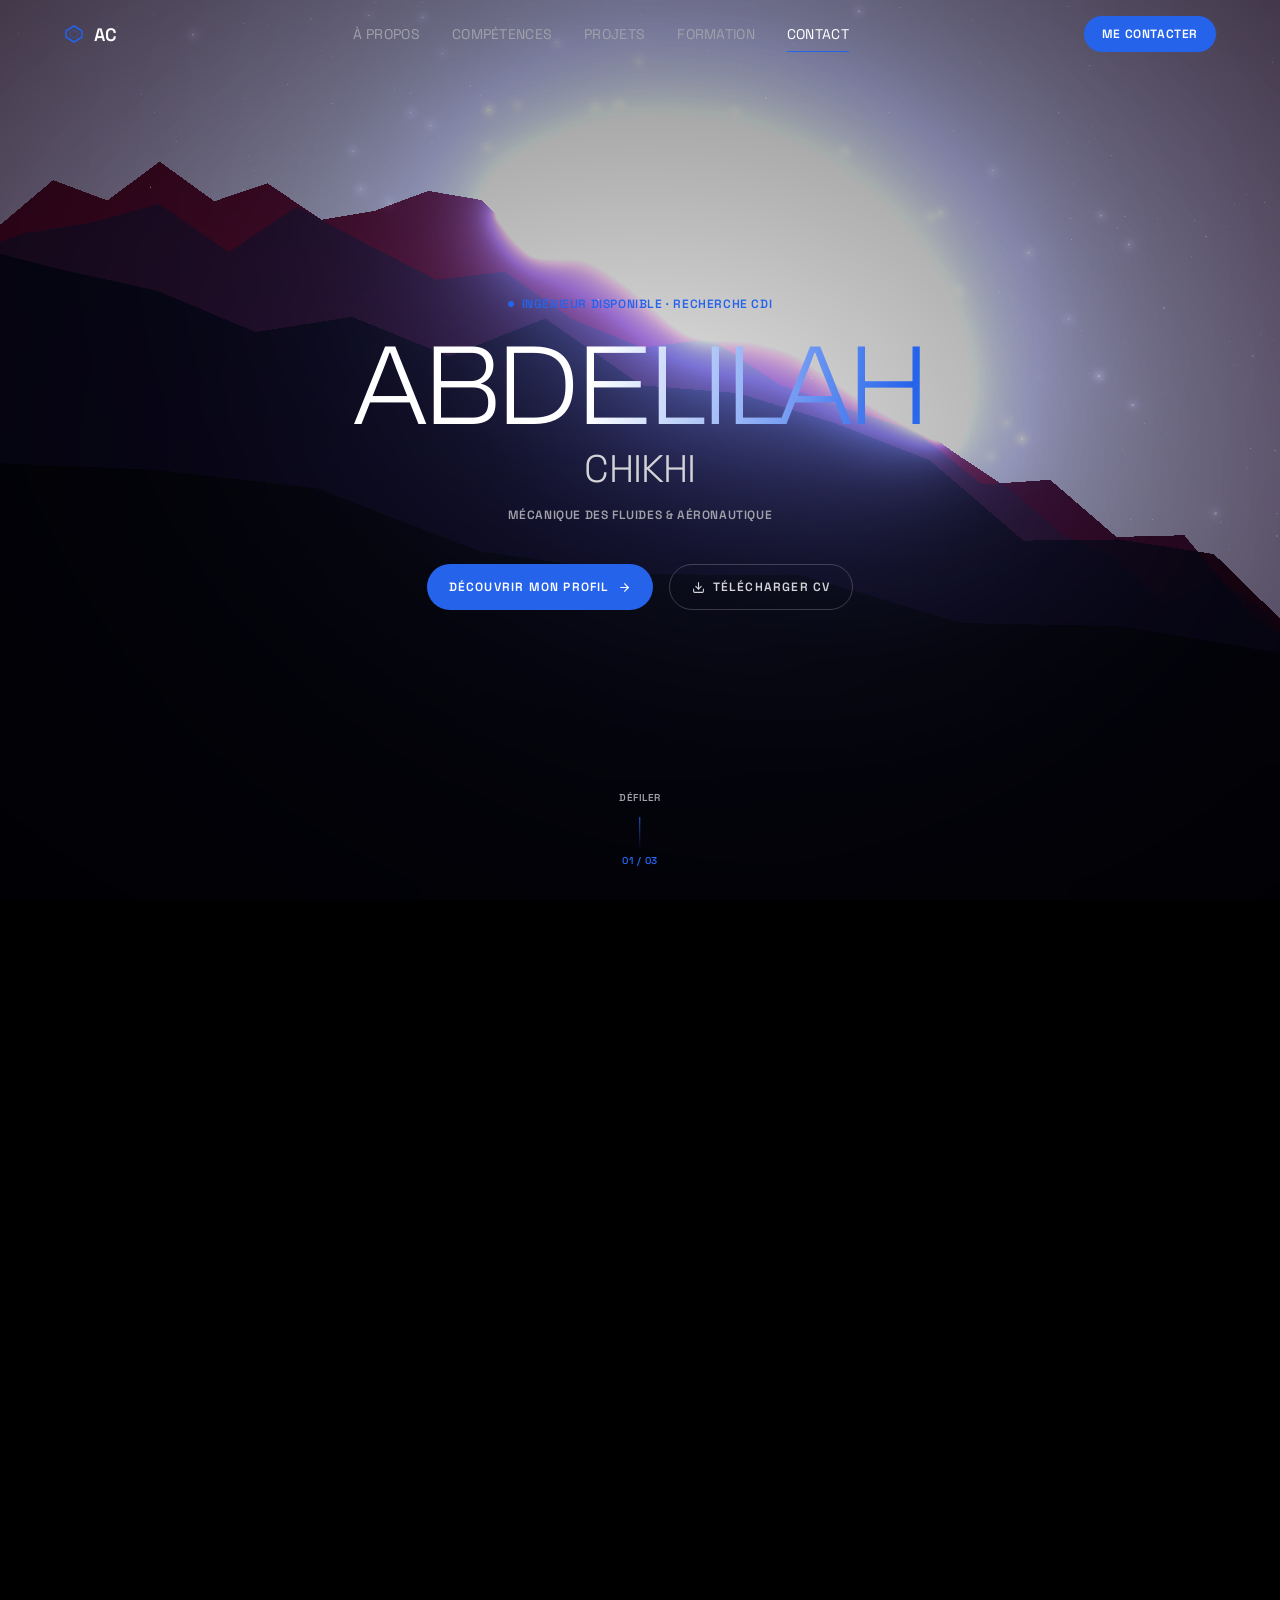
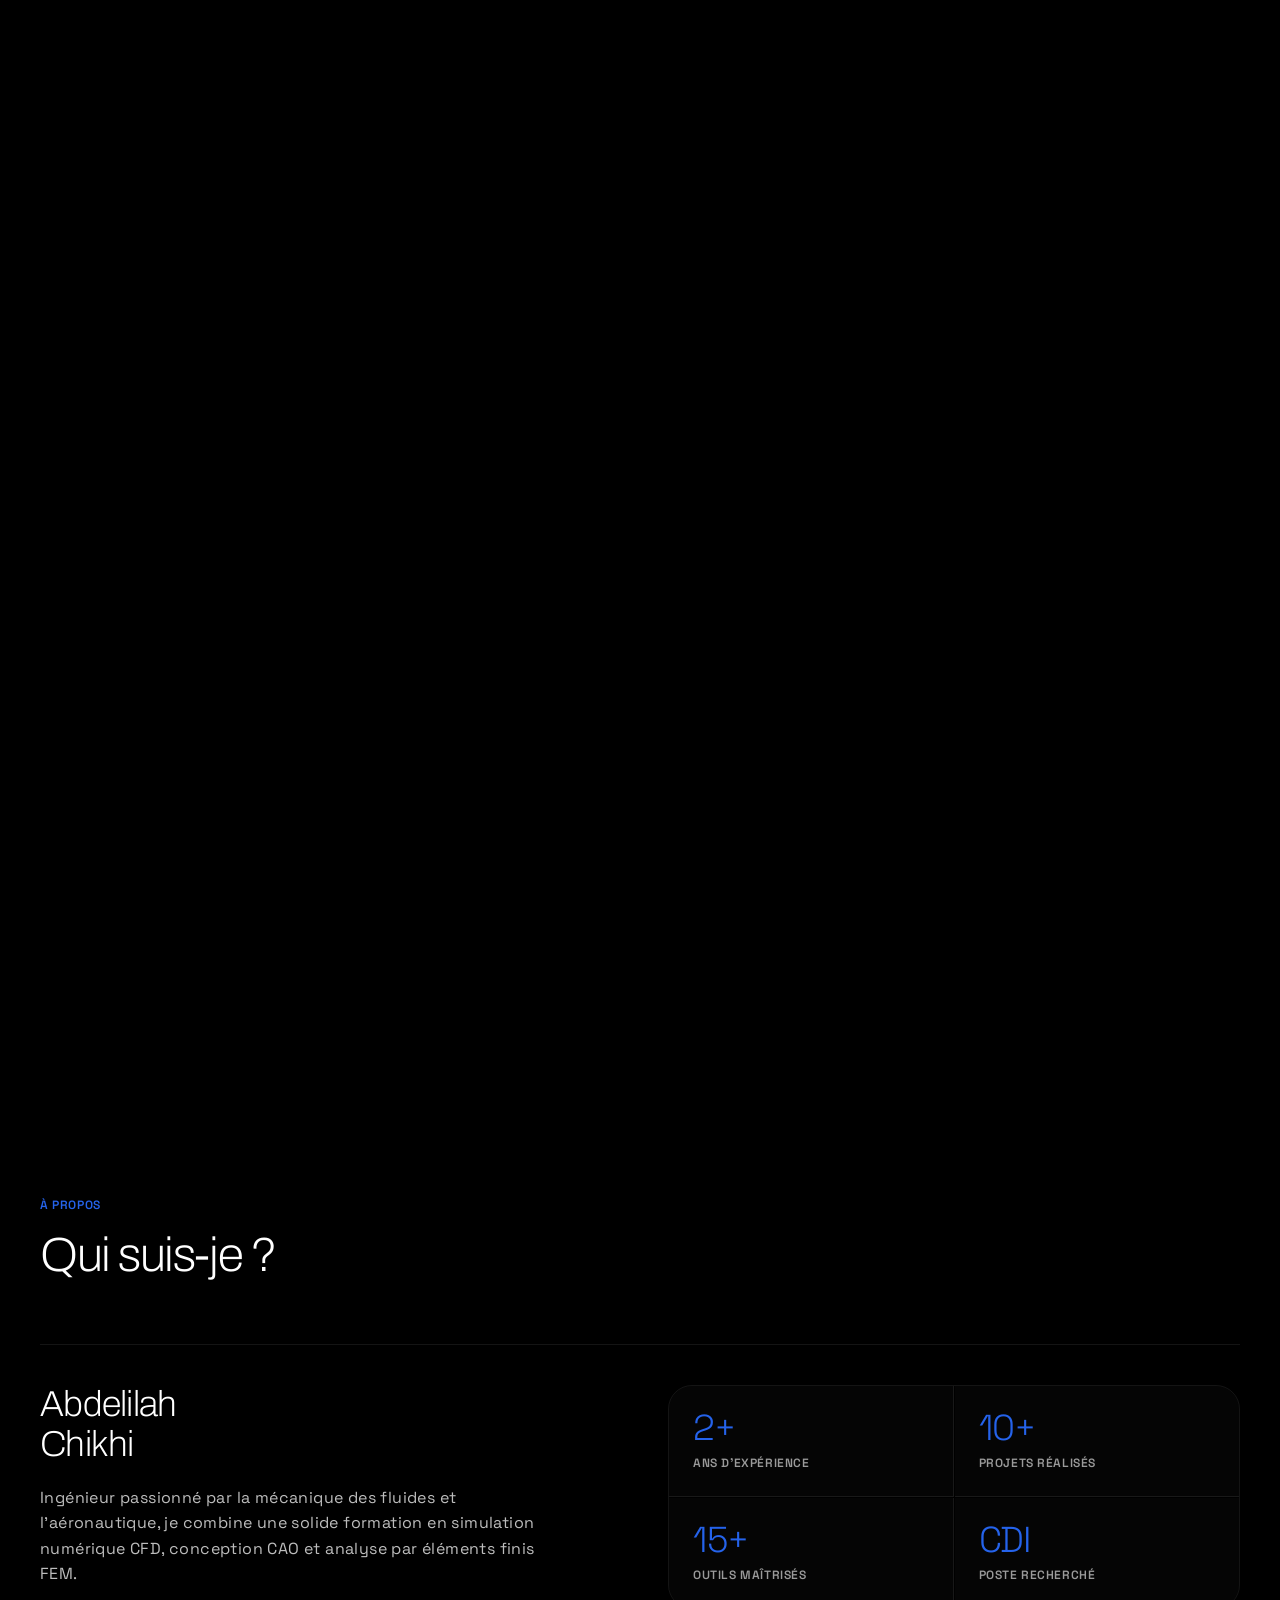
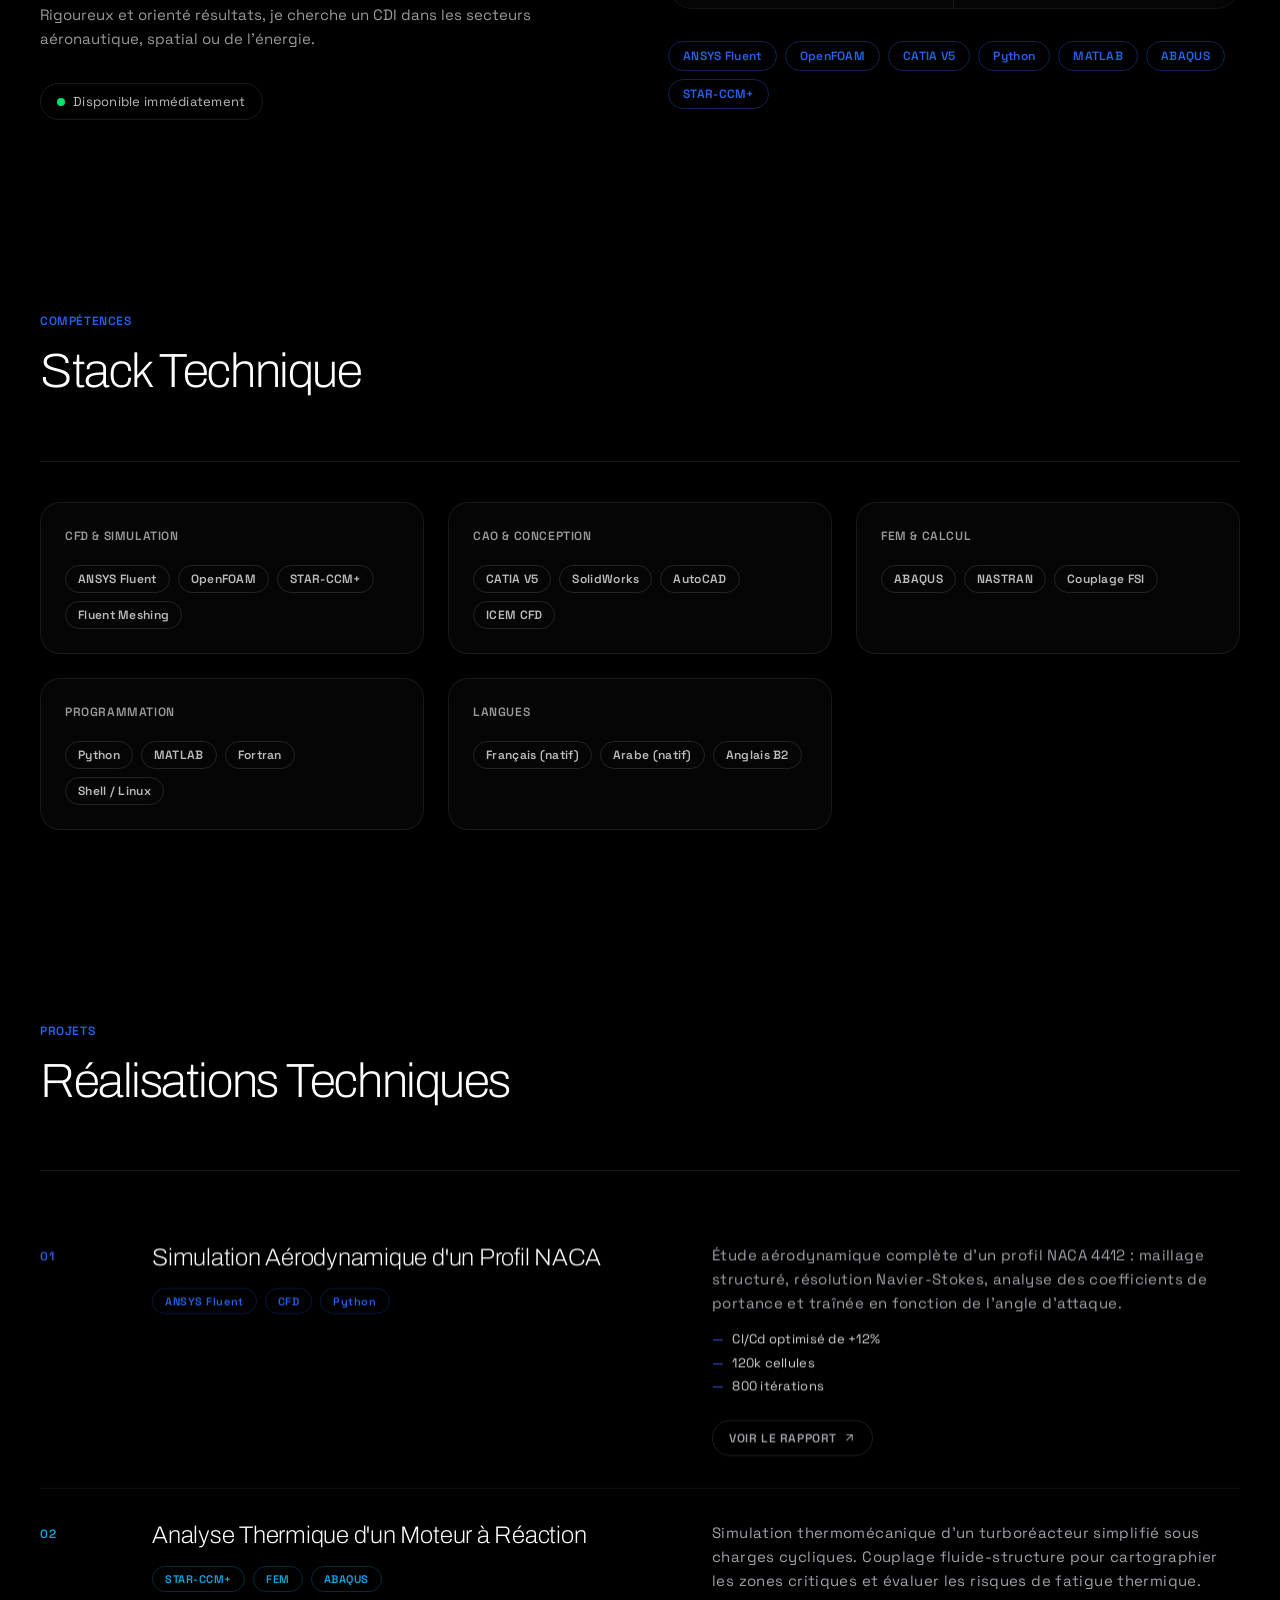
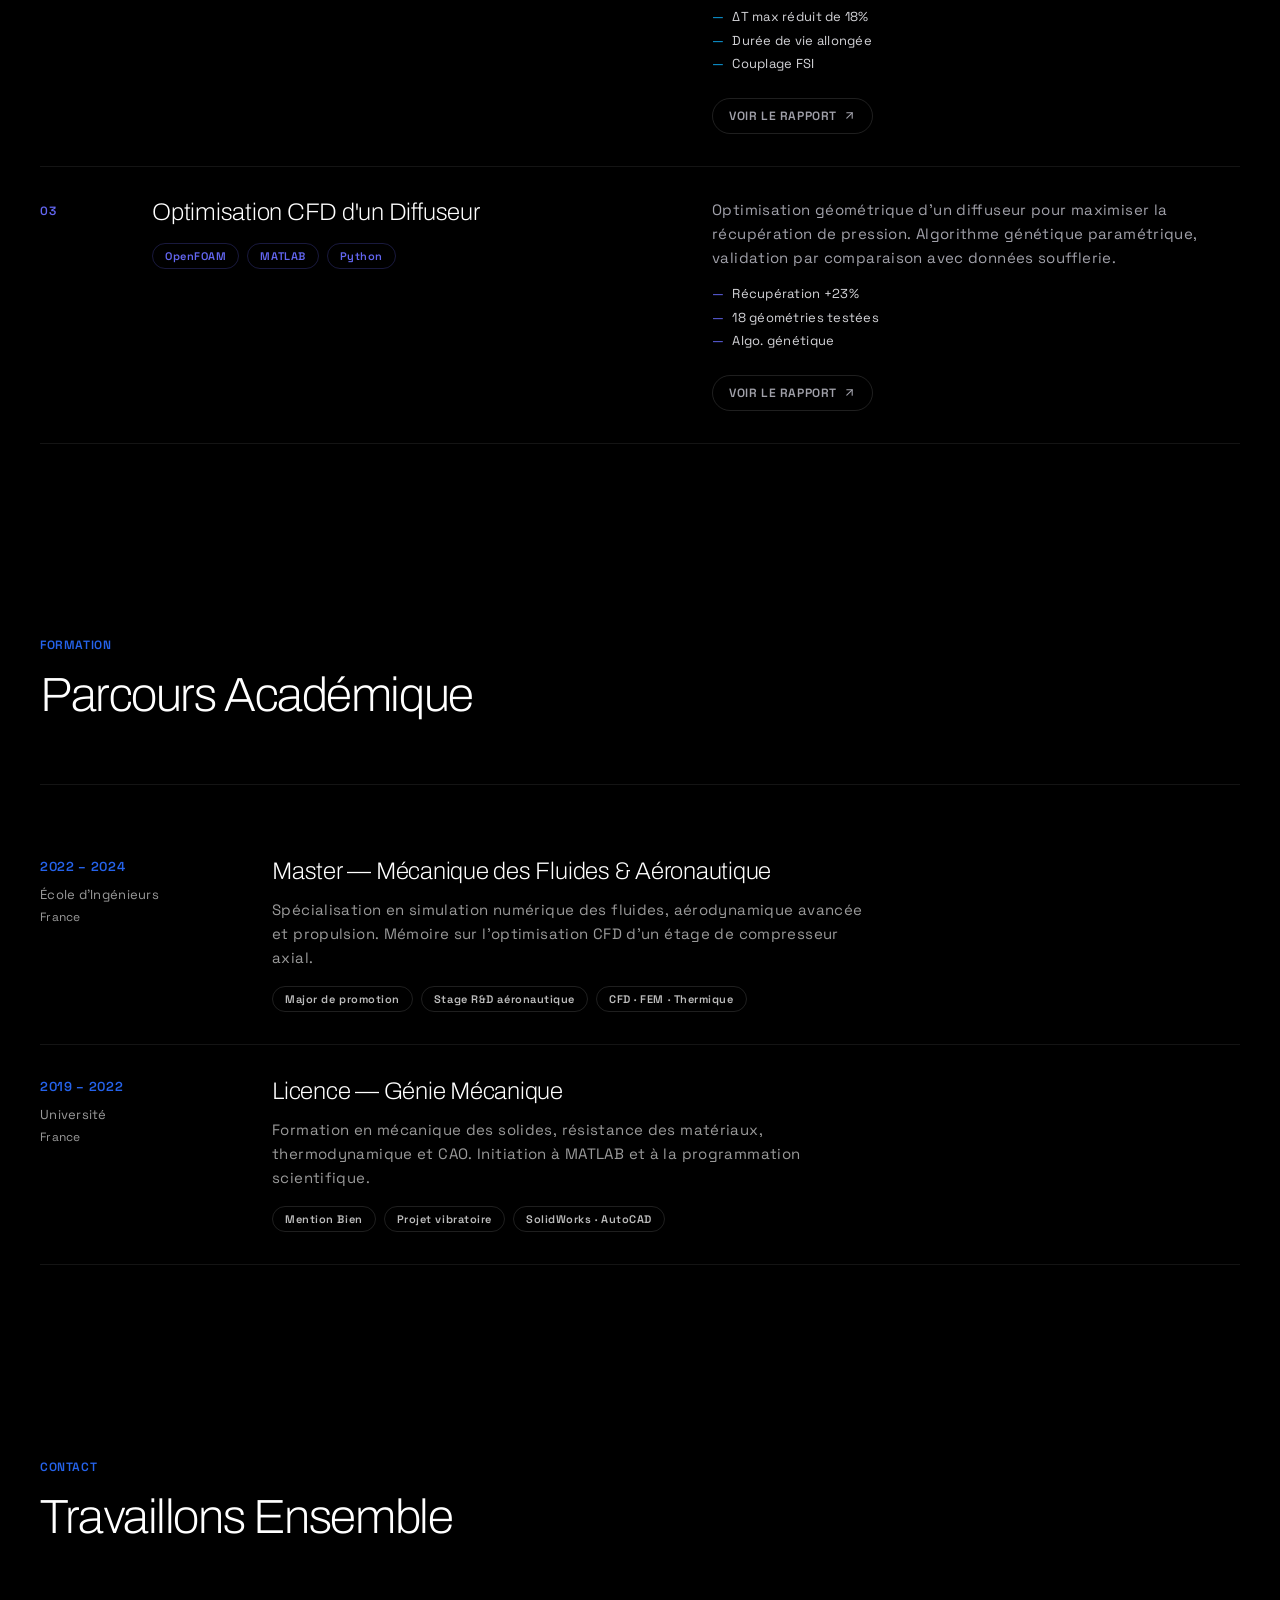
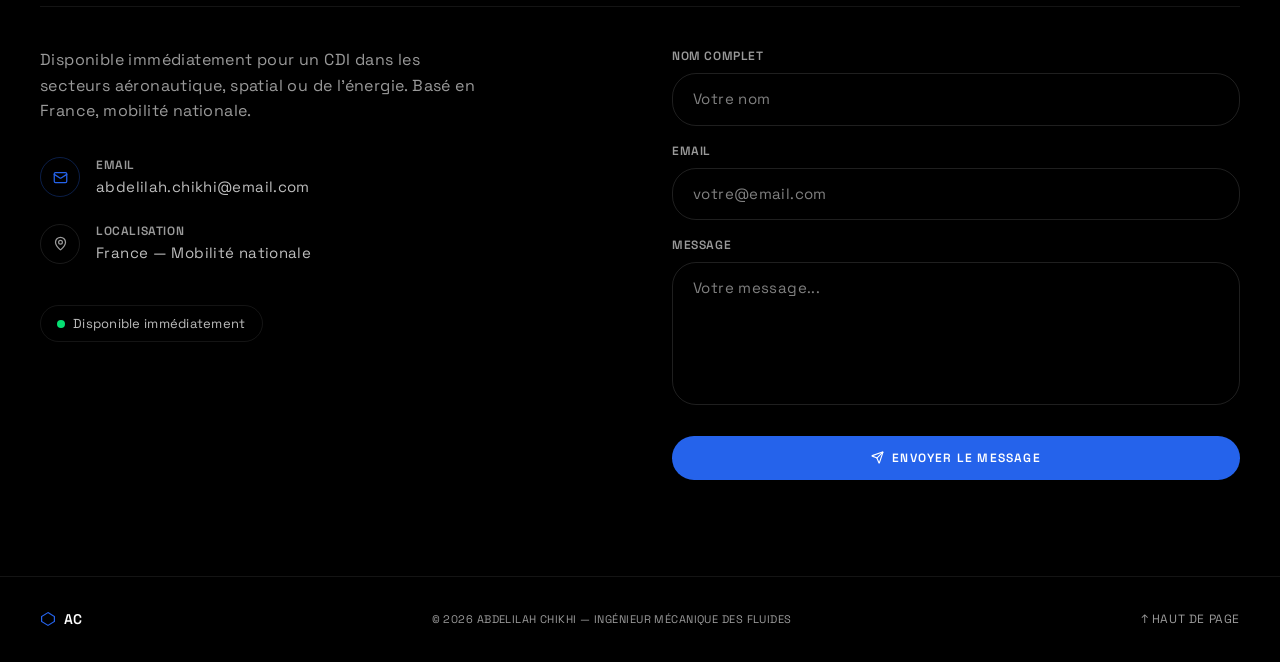
<file: index.html>
<!DOCTYPE html><html lang="fr" class="h-full antialiased"><head><meta charSet="utf-8"/><meta name="viewport" content="width=device-width, initial-scale=1"/><link rel="stylesheet" href="/_next/static/chunks/2w6rdgdgdwnnt.css" data-precedence="next"/><link rel="preload" as="script" fetchPriority="low" href="/_next/static/chunks/1cxe7yfa6_uqi.js"/><script src="/_next/static/chunks/3vmptn81qbzvg.js" async=""></script><script src="/_next/static/chunks/2nykiepra7i1k.js" async=""></script><script src="/_next/static/chunks/turbopack-2n-riw84nj3vq.js" async=""></script><script src="/_next/static/chunks/08o_g4p7_l8x-.js" async=""></script><script src="/_next/static/chunks/2z73uud5c5asx.js" async=""></script><script src="/_next/static/chunks/158myu8e_yme3.js" async=""></script><script src="/_next/static/chunks/2xdi9ngj972mn.js" async=""></script><title>Abdelilah Chikhi — Ingénieur Mécanique des Fluides &amp; Aéronautique</title><meta name="description" content="Portfolio d&#x27;Abdelilah Chikhi, ingénieur spécialisé en mécanique des fluides et aéronautique. CFD, CAO, FEM, Python, MATLAB."/><link rel="icon" href="/favicon.ico?favicon.2vob68tjqpejf.ico" sizes="256x256" type="image/x-icon"/><script src="/_next/static/chunks/0cz1d0mv5g_q7.js" noModule=""></script></head><body class="min-h-full flex flex-col bg-black text-slate-200"><div hidden=""><!--$--><!--/$--></div><div aria-hidden="true" style="transform-origin:0%;position:fixed;top:0;left:0;right:0;height:2px;z-index:60;background:linear-gradient(90deg, #2563eb, #0ea5e9, #6366f1);transform:scaleX(0)"></div><div class="relative flex flex-col min-h-full"><nav class="fixed top-0 left-0 right-0 z-50 transition-all duration-300 " style="background:transparent;backdrop-filter:none;opacity:0;transform:translateY(-60px)"><div class="max-w-[1200px] mx-auto px-6 py-4 flex items-center justify-between"><a href="#hero" class="flex items-center gap-2.5 group"><svg width="20" height="20" viewBox="0 0 20 20" fill="none" class="shrink-0"><polygon points="10,2 18,7 18,13 10,18 2,13 2,7" stroke="#2563eb" stroke-width="1.5" fill="none"></polygon><polygon points="10,6 14,8.5 14,11.5 10,14 6,11.5 6,8.5" stroke="#2563eb" stroke-width="1" fill="none" opacity="0.5"></polygon></svg><span style="font-size:18px;font-weight:600;letter-spacing:0.02em;color:#ffffff">AC</span></a><ul class="hidden md:flex items-center gap-8"><li class="relative"><a href="#about" class="nav-link transition-colors duration-300" style="color:#a1a1aa">À PROPOS</a></li><li class="relative"><a href="#skills" class="nav-link transition-colors duration-300" style="color:#a1a1aa">COMPÉTENCES</a></li><li class="relative"><a href="#projects" class="nav-link transition-colors duration-300" style="color:#a1a1aa">PROJETS</a></li><li class="relative"><a href="#education" class="nav-link transition-colors duration-300" style="color:#a1a1aa">FORMATION</a></li><li class="relative"><a href="#contact" class="nav-link transition-colors duration-300" style="color:#a1a1aa">CONTACT</a></li></ul><div class="hidden md:block"><div style="display:inline-flex;transform:none"><a href="#contact" class="inline-flex items-center pill text-xs font-semibold uppercase tracking-widest transition-all duration-300 hover:brightness-110" style="background:#2563eb;color:#ffffff;padding:10px 18px;letter-spacing:0.05em">Me Contacter</a></div></div><button class="md:hidden" aria-label="Toggle menu" style="color:#a1a1aa"><svg xmlns="http://www.w3.org/2000/svg" width="22" height="22" viewBox="0 0 24 24" fill="none" stroke="currentColor" stroke-width="2" stroke-linecap="round" stroke-linejoin="round" class="lucide lucide-menu" aria-hidden="true"><path d="M4 5h16"></path><path d="M4 12h16"></path><path d="M4 19h16"></path></svg></button></div></nav><main><!--$!--><template data-dgst="BAILOUT_TO_CLIENT_SIDE_RENDERING"></template><!--/$--><section id="about" class="py-16 px-5 md:py-24 md:px-6" style="background:rgba(0,0,0,0.82)"><div class="max-w-[1200px] mx-auto"><div class="mb-10 md:mb-16" style="opacity:0;transform:translateY(24px)"><p class="eyebrow mb-4" style="color:#2563eb">À PROPOS</p><h2 class="display-md" style="color:#ffffff">Qui suis-je ?</h2></div><div style="height:1px;background:rgba(255,255,255,0.08);margin-bottom:40px"></div><div class="grid md:grid-cols-2 gap-10 md:gap-14 items-start"><div style="opacity:0;transform:translateY(24px)"><h3 style="font-size:clamp(26px, 5vw, 36px);font-weight:200;letter-spacing:-0.02em;color:#fff;line-height:1.1;margin-bottom:20px">Abdelilah<br/>Chikhi</h3><p class="body-copy mb-4" style="color:#bdbdbd;max-width:50ch">Ingénieur passionné par la mécanique des fluides et l&#x27;aéronautique, je combine une solide formation en simulation numérique CFD, conception CAO et analyse par éléments finis FEM.</p><p style="font-size:15px;line-height:1.6;color:#9a9a9a;max-width:50ch">Rigoureux et orienté résultats, je cherche un CDI dans les secteurs aéronautique, spatial ou de l&#x27;énergie.</p><div class="inline-flex items-center gap-2 pill mt-8" style="border:1px solid rgba(255,255,255,0.1);padding:8px 16px"><span class="w-2 h-2 rounded-full bg-green-400" style="animation:pulse 2s infinite"></span><span style="font-size:13px;color:#bdbdbd;letter-spacing:0.021em">Disponible immédiatement</span></div></div><div style="opacity:0;transform:translateY(24px)"><div class="grid grid-cols-2 gap-px mb-8" style="border:1px solid rgba(255,255,255,0.08);border-radius:24px;overflow:hidden"><div class="p-4 sm:p-6" style="background:rgba(255,255,255,0.02);border-right:1px solid rgba(255,255,255,0.08);border-bottom:1px solid rgba(255,255,255,0.08)"><p style="font-size:36px;font-weight:200;letter-spacing:-0.04em;color:#2563eb;line-height:1"><span>0+</span></p><p class="eyebrow mt-2" style="color:#9a9a9a">ans d&#x27;expérience</p></div><div class="p-4 sm:p-6" style="background:rgba(255,255,255,0.02);border-right:none;border-bottom:1px solid rgba(255,255,255,0.08)"><p style="font-size:36px;font-weight:200;letter-spacing:-0.04em;color:#2563eb;line-height:1"><span>0+</span></p><p class="eyebrow mt-2" style="color:#9a9a9a">projets réalisés</p></div><div class="p-4 sm:p-6" style="background:rgba(255,255,255,0.02);border-right:1px solid rgba(255,255,255,0.08);border-bottom:none"><p style="font-size:36px;font-weight:200;letter-spacing:-0.04em;color:#2563eb;line-height:1"><span>0+</span></p><p class="eyebrow mt-2" style="color:#9a9a9a">outils maîtrisés</p></div><div class="p-4 sm:p-6" style="background:rgba(255,255,255,0.02);border-right:none;border-bottom:none"><p style="font-size:36px;font-weight:200;letter-spacing:-0.04em;color:#2563eb;line-height:1"><span>CDI</span></p><p class="eyebrow mt-2" style="color:#9a9a9a">poste recherché</p></div></div><div class="flex flex-wrap gap-2"><span class="pill text-xs font-semibold tracking-wide" style="border:1px solid rgba(37,99,235,0.35);color:#2563eb;padding:6px 14px;opacity:0;transform:scale(0.9)">ANSYS Fluent</span><span class="pill text-xs font-semibold tracking-wide" style="border:1px solid rgba(37,99,235,0.35);color:#2563eb;padding:6px 14px;opacity:0;transform:scale(0.9)">OpenFOAM</span><span class="pill text-xs font-semibold tracking-wide" style="border:1px solid rgba(37,99,235,0.35);color:#2563eb;padding:6px 14px;opacity:0;transform:scale(0.9)">CATIA V5</span><span class="pill text-xs font-semibold tracking-wide" style="border:1px solid rgba(37,99,235,0.35);color:#2563eb;padding:6px 14px;opacity:0;transform:scale(0.9)">Python</span><span class="pill text-xs font-semibold tracking-wide" style="border:1px solid rgba(37,99,235,0.35);color:#2563eb;padding:6px 14px;opacity:0;transform:scale(0.9)">MATLAB</span><span class="pill text-xs font-semibold tracking-wide" style="border:1px solid rgba(37,99,235,0.35);color:#2563eb;padding:6px 14px;opacity:0;transform:scale(0.9)">ABAQUS</span><span class="pill text-xs font-semibold tracking-wide" style="border:1px solid rgba(37,99,235,0.35);color:#2563eb;padding:6px 14px;opacity:0;transform:scale(0.9)">STAR-CCM+</span></div></div></div></div></section><section id="skills" class="py-16 px-5 md:py-24 md:px-6" style="background:rgba(0,0,0,0.82)"><div class="max-w-[1200px] mx-auto"><div class="mb-10 md:mb-16" style="opacity:0;transform:translateY(24px)"><p class="eyebrow mb-4" style="color:#2563eb">COMPÉTENCES</p><h2 class="display-md" style="color:#ffffff">Stack Technique</h2></div><div style="height:1px;background:rgba(255,255,255,0.08);margin-bottom:40px"></div><div class="grid sm:grid-cols-2 lg:grid-cols-3 gap-6"><div class="p-6 rounded-[20px]" style="border:1px solid rgba(255,255,255,0.08);background:rgba(255,255,255,0.02);transition:border-color 0.3s;opacity:0;transform:translateY(28px)"><p class="eyebrow mb-5" style="color:#9a9a9a">CFD &amp; Simulation</p><div class="flex flex-wrap gap-2"><span class="pill text-xs font-semibold tracking-wide" style="border:1px solid rgba(255,255,255,0.12);color:#bdbdbd;padding:5px 12px;opacity:0">ANSYS Fluent</span><span class="pill text-xs font-semibold tracking-wide" style="border:1px solid rgba(255,255,255,0.12);color:#bdbdbd;padding:5px 12px;opacity:0">OpenFOAM</span><span class="pill text-xs font-semibold tracking-wide" style="border:1px solid rgba(255,255,255,0.12);color:#bdbdbd;padding:5px 12px;opacity:0">STAR-CCM+</span><span class="pill text-xs font-semibold tracking-wide" style="border:1px solid rgba(255,255,255,0.12);color:#bdbdbd;padding:5px 12px;opacity:0">Fluent Meshing</span></div></div><div class="p-6 rounded-[20px]" style="border:1px solid rgba(255,255,255,0.08);background:rgba(255,255,255,0.02);transition:border-color 0.3s;opacity:0;transform:translateY(28px)"><p class="eyebrow mb-5" style="color:#9a9a9a">CAO &amp; Conception</p><div class="flex flex-wrap gap-2"><span class="pill text-xs font-semibold tracking-wide" style="border:1px solid rgba(255,255,255,0.12);color:#bdbdbd;padding:5px 12px;opacity:0">CATIA V5</span><span class="pill text-xs font-semibold tracking-wide" style="border:1px solid rgba(255,255,255,0.12);color:#bdbdbd;padding:5px 12px;opacity:0">SolidWorks</span><span class="pill text-xs font-semibold tracking-wide" style="border:1px solid rgba(255,255,255,0.12);color:#bdbdbd;padding:5px 12px;opacity:0">AutoCAD</span><span class="pill text-xs font-semibold tracking-wide" style="border:1px solid rgba(255,255,255,0.12);color:#bdbdbd;padding:5px 12px;opacity:0">ICEM CFD</span></div></div><div class="p-6 rounded-[20px]" style="border:1px solid rgba(255,255,255,0.08);background:rgba(255,255,255,0.02);transition:border-color 0.3s;opacity:0;transform:translateY(28px)"><p class="eyebrow mb-5" style="color:#9a9a9a">FEM &amp; Calcul</p><div class="flex flex-wrap gap-2"><span class="pill text-xs font-semibold tracking-wide" style="border:1px solid rgba(255,255,255,0.12);color:#bdbdbd;padding:5px 12px;opacity:0">ABAQUS</span><span class="pill text-xs font-semibold tracking-wide" style="border:1px solid rgba(255,255,255,0.12);color:#bdbdbd;padding:5px 12px;opacity:0">NASTRAN</span><span class="pill text-xs font-semibold tracking-wide" style="border:1px solid rgba(255,255,255,0.12);color:#bdbdbd;padding:5px 12px;opacity:0">Couplage FSI</span></div></div><div class="p-6 rounded-[20px]" style="border:1px solid rgba(255,255,255,0.08);background:rgba(255,255,255,0.02);transition:border-color 0.3s;opacity:0;transform:translateY(28px)"><p class="eyebrow mb-5" style="color:#9a9a9a">Programmation</p><div class="flex flex-wrap gap-2"><span class="pill text-xs font-semibold tracking-wide" style="border:1px solid rgba(255,255,255,0.12);color:#bdbdbd;padding:5px 12px;opacity:0">Python</span><span class="pill text-xs font-semibold tracking-wide" style="border:1px solid rgba(255,255,255,0.12);color:#bdbdbd;padding:5px 12px;opacity:0">MATLAB</span><span class="pill text-xs font-semibold tracking-wide" style="border:1px solid rgba(255,255,255,0.12);color:#bdbdbd;padding:5px 12px;opacity:0">Fortran</span><span class="pill text-xs font-semibold tracking-wide" style="border:1px solid rgba(255,255,255,0.12);color:#bdbdbd;padding:5px 12px;opacity:0">Shell / Linux</span></div></div><div class="p-6 rounded-[20px]" style="border:1px solid rgba(255,255,255,0.08);background:rgba(255,255,255,0.02);transition:border-color 0.3s;opacity:0;transform:translateY(28px)"><p class="eyebrow mb-5" style="color:#9a9a9a">Langues</p><div class="flex flex-wrap gap-2"><span class="pill text-xs font-semibold tracking-wide" style="border:1px solid rgba(255,255,255,0.12);color:#bdbdbd;padding:5px 12px;opacity:0">Français (natif)</span><span class="pill text-xs font-semibold tracking-wide" style="border:1px solid rgba(255,255,255,0.12);color:#bdbdbd;padding:5px 12px;opacity:0">Arabe (natif)</span><span class="pill text-xs font-semibold tracking-wide" style="border:1px solid rgba(255,255,255,0.12);color:#bdbdbd;padding:5px 12px;opacity:0">Anglais B2</span></div></div></div></div></section><section id="projects" class="py-16 px-5 md:py-24 md:px-6" style="background:rgba(0,0,0,0.82)"><div class="max-w-[1200px] mx-auto"><div class="mb-10 md:mb-16" style="opacity:0;transform:translateY(24px)"><p class="eyebrow mb-4" style="color:#2563eb">PROJETS</p><h2 class="display-md" style="color:#ffffff">Réalisations Techniques</h2></div><div style="height:1px;background:rgba(255,255,255,0.08);margin-bottom:40px"></div><div class="flex flex-col"><div class="group relative lift" style="border-bottom:1px solid rgba(255,255,255,0.08);opacity:0;transform:translateY(24px)"><span aria-hidden="true" class="absolute left-0 top-0 bottom-0 w-px origin-top scale-y-0 transition-transform duration-500 ease-out group-hover:scale-y-100" style="background:#2563eb"></span><div class="py-8 pl-0 group-hover:pl-5 transition-[padding] duration-500 grid md:grid-cols-[80px_1fr_1fr] gap-5 md:gap-8 items-start"><span style="font-size:12px;font-weight:600;letter-spacing:0.05em;color:#2563eb;padding-top:4px">01</span><div><h3 style="font-size:clamp(18px, 4vw, 24px);font-weight:200;letter-spacing:-0.01em;color:#ffffff;line-height:1.2;margin-bottom:16px">Simulation Aérodynamique d&#x27;un Profil NACA</h3><div class="flex flex-wrap gap-2"><span class="pill" style="font-size:11px;font-weight:600;letter-spacing:0.05em;border:1px solid #2563eb40;color:#2563eb;padding:4px 12px">ANSYS Fluent</span><span class="pill" style="font-size:11px;font-weight:600;letter-spacing:0.05em;border:1px solid #2563eb40;color:#2563eb;padding:4px 12px">CFD</span><span class="pill" style="font-size:11px;font-weight:600;letter-spacing:0.05em;border:1px solid #2563eb40;color:#2563eb;padding:4px 12px">Python</span></div></div><div><p style="font-size:15px;line-height:1.6;letter-spacing:0.025em;color:#a1a1aa;margin-bottom:14px">Étude aérodynamique complète d&#x27;un profil NACA 4412 : maillage structuré, résolution Navier-Stokes, analyse des coefficients de portance et traînée en fonction de l&#x27;angle d&#x27;attaque.</p><ul class="flex flex-col gap-1 mb-6"><li style="font-size:13px;color:#d4d4d8;letter-spacing:0.021em"><span style="color:#2563eb;margin-right:8px">—</span>Cl/Cd optimisé de +12%</li><li style="font-size:13px;color:#d4d4d8;letter-spacing:0.021em"><span style="color:#2563eb;margin-right:8px">—</span>120k cellules</li><li style="font-size:13px;color:#d4d4d8;letter-spacing:0.021em"><span style="color:#2563eb;margin-right:8px">—</span>800 itérations</li></ul><button type="button" class="inline-flex items-center gap-1.5 pill transition-all duration-300 group/btn" style="border:1px solid rgba(255,255,255,0.12);color:#a1a1aa;font-size:12px;font-weight:600;letter-spacing:0.05em;padding:8px 16px">VOIR LE RAPPORT<svg xmlns="http://www.w3.org/2000/svg" width="13" height="13" viewBox="0 0 24 24" fill="none" stroke="currentColor" stroke-width="2" stroke-linecap="round" stroke-linejoin="round" class="lucide lucide-arrow-up-right transition-transform duration-300 group-hover/btn:translate-x-0.5 group-hover/btn:-translate-y-0.5" aria-hidden="true"><path d="M7 7h10v10"></path><path d="M7 17 17 7"></path></svg></button></div></div></div><div class="group relative lift" style="border-bottom:1px solid rgba(255,255,255,0.08);opacity:0;transform:translateY(24px)"><span aria-hidden="true" class="absolute left-0 top-0 bottom-0 w-px origin-top scale-y-0 transition-transform duration-500 ease-out group-hover:scale-y-100" style="background:#0ea5e9"></span><div class="py-8 pl-0 group-hover:pl-5 transition-[padding] duration-500 grid md:grid-cols-[80px_1fr_1fr] gap-5 md:gap-8 items-start"><span style="font-size:12px;font-weight:600;letter-spacing:0.05em;color:#0ea5e9;padding-top:4px">02</span><div><h3 style="font-size:clamp(18px, 4vw, 24px);font-weight:200;letter-spacing:-0.01em;color:#ffffff;line-height:1.2;margin-bottom:16px">Analyse Thermique d&#x27;un Moteur à Réaction</h3><div class="flex flex-wrap gap-2"><span class="pill" style="font-size:11px;font-weight:600;letter-spacing:0.05em;border:1px solid #0ea5e940;color:#0ea5e9;padding:4px 12px">STAR-CCM+</span><span class="pill" style="font-size:11px;font-weight:600;letter-spacing:0.05em;border:1px solid #0ea5e940;color:#0ea5e9;padding:4px 12px">FEM</span><span class="pill" style="font-size:11px;font-weight:600;letter-spacing:0.05em;border:1px solid #0ea5e940;color:#0ea5e9;padding:4px 12px">ABAQUS</span></div></div><div><p style="font-size:15px;line-height:1.6;letter-spacing:0.025em;color:#a1a1aa;margin-bottom:14px">Simulation thermomécanique d&#x27;un turboréacteur simplifié sous charges cycliques. Couplage fluide-structure pour cartographier les zones critiques et évaluer les risques de fatigue thermique.</p><ul class="flex flex-col gap-1 mb-6"><li style="font-size:13px;color:#d4d4d8;letter-spacing:0.021em"><span style="color:#0ea5e9;margin-right:8px">—</span>ΔT max réduit de 18%</li><li style="font-size:13px;color:#d4d4d8;letter-spacing:0.021em"><span style="color:#0ea5e9;margin-right:8px">—</span>Durée de vie allongée</li><li style="font-size:13px;color:#d4d4d8;letter-spacing:0.021em"><span style="color:#0ea5e9;margin-right:8px">—</span>Couplage FSI</li></ul><button type="button" class="inline-flex items-center gap-1.5 pill transition-all duration-300 group/btn" style="border:1px solid rgba(255,255,255,0.12);color:#a1a1aa;font-size:12px;font-weight:600;letter-spacing:0.05em;padding:8px 16px">VOIR LE RAPPORT<svg xmlns="http://www.w3.org/2000/svg" width="13" height="13" viewBox="0 0 24 24" fill="none" stroke="currentColor" stroke-width="2" stroke-linecap="round" stroke-linejoin="round" class="lucide lucide-arrow-up-right transition-transform duration-300 group-hover/btn:translate-x-0.5 group-hover/btn:-translate-y-0.5" aria-hidden="true"><path d="M7 7h10v10"></path><path d="M7 17 17 7"></path></svg></button></div></div></div><div class="group relative lift" style="border-bottom:1px solid rgba(255,255,255,0.08);opacity:0;transform:translateY(24px)"><span aria-hidden="true" class="absolute left-0 top-0 bottom-0 w-px origin-top scale-y-0 transition-transform duration-500 ease-out group-hover:scale-y-100" style="background:#6366f1"></span><div class="py-8 pl-0 group-hover:pl-5 transition-[padding] duration-500 grid md:grid-cols-[80px_1fr_1fr] gap-5 md:gap-8 items-start"><span style="font-size:12px;font-weight:600;letter-spacing:0.05em;color:#6366f1;padding-top:4px">03</span><div><h3 style="font-size:clamp(18px, 4vw, 24px);font-weight:200;letter-spacing:-0.01em;color:#ffffff;line-height:1.2;margin-bottom:16px">Optimisation CFD d&#x27;un Diffuseur</h3><div class="flex flex-wrap gap-2"><span class="pill" style="font-size:11px;font-weight:600;letter-spacing:0.05em;border:1px solid #6366f140;color:#6366f1;padding:4px 12px">OpenFOAM</span><span class="pill" style="font-size:11px;font-weight:600;letter-spacing:0.05em;border:1px solid #6366f140;color:#6366f1;padding:4px 12px">MATLAB</span><span class="pill" style="font-size:11px;font-weight:600;letter-spacing:0.05em;border:1px solid #6366f140;color:#6366f1;padding:4px 12px">Python</span></div></div><div><p style="font-size:15px;line-height:1.6;letter-spacing:0.025em;color:#a1a1aa;margin-bottom:14px">Optimisation géométrique d&#x27;un diffuseur pour maximiser la récupération de pression. Algorithme génétique paramétrique, validation par comparaison avec données soufflerie.</p><ul class="flex flex-col gap-1 mb-6"><li style="font-size:13px;color:#d4d4d8;letter-spacing:0.021em"><span style="color:#6366f1;margin-right:8px">—</span>Récupération +23%</li><li style="font-size:13px;color:#d4d4d8;letter-spacing:0.021em"><span style="color:#6366f1;margin-right:8px">—</span>18 géométries testées</li><li style="font-size:13px;color:#d4d4d8;letter-spacing:0.021em"><span style="color:#6366f1;margin-right:8px">—</span>Algo. génétique</li></ul><button type="button" class="inline-flex items-center gap-1.5 pill transition-all duration-300 group/btn" style="border:1px solid rgba(255,255,255,0.12);color:#a1a1aa;font-size:12px;font-weight:600;letter-spacing:0.05em;padding:8px 16px">VOIR LE RAPPORT<svg xmlns="http://www.w3.org/2000/svg" width="13" height="13" viewBox="0 0 24 24" fill="none" stroke="currentColor" stroke-width="2" stroke-linecap="round" stroke-linejoin="round" class="lucide lucide-arrow-up-right transition-transform duration-300 group-hover/btn:translate-x-0.5 group-hover/btn:-translate-y-0.5" aria-hidden="true"><path d="M7 7h10v10"></path><path d="M7 17 17 7"></path></svg></button></div></div></div></div></div></section><section id="education" class="py-16 px-5 md:py-24 md:px-6" style="background:rgba(0,0,0,0.82)"><div class="max-w-[1200px] mx-auto"><div class="mb-10 md:mb-16" style="opacity:0;transform:translateY(20px)"><p class="eyebrow mb-4" style="color:#2563eb">FORMATION</p><h2 class="display-md" style="color:#ffffff">Parcours Académique</h2></div><div style="height:1px;background:rgba(255,255,255,0.08);margin-bottom:40px"></div><div class="flex flex-col"><div class="group lift" style="border-bottom:1px solid rgba(255,255,255,0.08);opacity:0;transform:translateY(24px)"><div class="py-8 pl-0 group-hover:pl-4 transition-[padding] duration-500 grid md:grid-cols-[200px_1fr] gap-5 md:gap-8 items-start"><div><p style="font-size:13px;font-weight:600;letter-spacing:0.05em;color:#2563eb;margin-bottom:8px">2022 – 2024</p><p style="font-size:13px;color:#9a9a9a;letter-spacing:0.021em">École d&#x27;Ingénieurs</p><p style="font-size:12px;color:#9a9a9a;letter-spacing:0.021em;margin-top:4px">France</p></div><div><h3 style="font-size:clamp(18px, 4vw, 24px);font-weight:200;letter-spacing:-0.01em;color:#ffffff;line-height:1.2;margin-bottom:12px">Master — Mécanique des Fluides &amp; Aéronautique</h3><p style="font-size:15px;line-height:1.6;letter-spacing:0.025em;color:#9a9a9a;margin-bottom:16px;max-width:60ch">Spécialisation en simulation numérique des fluides, aérodynamique avancée et propulsion. Mémoire sur l&#x27;optimisation CFD d&#x27;un étage de compresseur axial.</p><div class="flex flex-wrap gap-2"><span class="pill" style="font-size:11px;font-weight:600;letter-spacing:0.05em;border:1px solid rgba(255,255,255,0.12);color:#bdbdbd;padding:4px 12px">Major de promotion</span><span class="pill" style="font-size:11px;font-weight:600;letter-spacing:0.05em;border:1px solid rgba(255,255,255,0.12);color:#bdbdbd;padding:4px 12px">Stage R&amp;D aéronautique</span><span class="pill" style="font-size:11px;font-weight:600;letter-spacing:0.05em;border:1px solid rgba(255,255,255,0.12);color:#bdbdbd;padding:4px 12px">CFD · FEM · Thermique</span></div></div></div></div><div class="group lift" style="border-bottom:1px solid rgba(255,255,255,0.08);opacity:0;transform:translateY(24px)"><div class="py-8 pl-0 group-hover:pl-4 transition-[padding] duration-500 grid md:grid-cols-[200px_1fr] gap-5 md:gap-8 items-start"><div><p style="font-size:13px;font-weight:600;letter-spacing:0.05em;color:#2563eb;margin-bottom:8px">2019 – 2022</p><p style="font-size:13px;color:#9a9a9a;letter-spacing:0.021em">Université</p><p style="font-size:12px;color:#9a9a9a;letter-spacing:0.021em;margin-top:4px">France</p></div><div><h3 style="font-size:clamp(18px, 4vw, 24px);font-weight:200;letter-spacing:-0.01em;color:#ffffff;line-height:1.2;margin-bottom:12px">Licence — Génie Mécanique</h3><p style="font-size:15px;line-height:1.6;letter-spacing:0.025em;color:#9a9a9a;margin-bottom:16px;max-width:60ch">Formation en mécanique des solides, résistance des matériaux, thermodynamique et CAO. Initiation à MATLAB et à la programmation scientifique.</p><div class="flex flex-wrap gap-2"><span class="pill" style="font-size:11px;font-weight:600;letter-spacing:0.05em;border:1px solid rgba(255,255,255,0.12);color:#bdbdbd;padding:4px 12px">Mention Bien</span><span class="pill" style="font-size:11px;font-weight:600;letter-spacing:0.05em;border:1px solid rgba(255,255,255,0.12);color:#bdbdbd;padding:4px 12px">Projet vibratoire</span><span class="pill" style="font-size:11px;font-weight:600;letter-spacing:0.05em;border:1px solid rgba(255,255,255,0.12);color:#bdbdbd;padding:4px 12px">SolidWorks · AutoCAD</span></div></div></div></div></div></div></section><section id="contact" class="py-16 px-5 md:py-24 md:px-6" style="background:rgba(0,0,0,0.82)"><div class="max-w-[1200px] mx-auto"><div class="mb-10 md:mb-16" style="opacity:0;transform:translateY(20px)"><p class="eyebrow mb-4" style="color:#2563eb">CONTACT</p><h2 class="display-md" style="color:#ffffff">Travaillons Ensemble</h2></div><div style="height:1px;background:rgba(255,255,255,0.08);margin-bottom:40px"></div><div class="grid md:grid-cols-2 gap-10 md:gap-16"><div style="opacity:0;transform:translateX(-20px)"><p class="body-copy mb-8" style="color:#9a9a9a;max-width:44ch">Disponible immédiatement pour un CDI dans les secteurs aéronautique, spatial ou de l&#x27;énergie. Basé en France, mobilité nationale.</p><div class="flex flex-col gap-6 mb-10"><a href="mailto:abdelilah.chikhi@email.com" class="inline-flex items-center gap-4 group"><div class="w-10 h-10 rounded-full flex items-center justify-center" style="border:1px solid rgba(37,99,235,0.3)"><svg xmlns="http://www.w3.org/2000/svg" width="15" height="15" viewBox="0 0 24 24" fill="none" stroke="currentColor" stroke-width="2" stroke-linecap="round" stroke-linejoin="round" class="lucide lucide-mail" aria-hidden="true" style="color:#2563eb"><path d="m22 7-8.991 5.727a2 2 0 0 1-2.009 0L2 7"></path><rect x="2" y="4" width="20" height="16" rx="2"></rect></svg></div><div><p class="eyebrow mb-0.5" style="color:#9a9a9a">Email</p><p style="font-size:15px;color:#bdbdbd;letter-spacing:0.025em">abdelilah.chikhi@email.com</p></div><svg xmlns="http://www.w3.org/2000/svg" width="14" height="14" viewBox="0 0 24 24" fill="none" stroke="currentColor" stroke-width="2" stroke-linecap="round" stroke-linejoin="round" class="lucide lucide-arrow-up-right opacity-0 group-hover:opacity-100 transition-opacity" aria-hidden="true" style="color:#2563eb;margin-left:auto"><path d="M7 7h10v10"></path><path d="M7 17 17 7"></path></svg></a><div class="inline-flex items-center gap-4"><div class="w-10 h-10 rounded-full flex items-center justify-center" style="border:1px solid rgba(255,255,255,0.1)"><svg xmlns="http://www.w3.org/2000/svg" width="15" height="15" viewBox="0 0 24 24" fill="none" stroke="currentColor" stroke-width="2" stroke-linecap="round" stroke-linejoin="round" class="lucide lucide-map-pin" aria-hidden="true" style="color:#9a9a9a"><path d="M20 10c0 4.993-5.539 10.193-7.399 11.799a1 1 0 0 1-1.202 0C9.539 20.193 4 14.993 4 10a8 8 0 0 1 16 0"></path><circle cx="12" cy="10" r="3"></circle></svg></div><div><p class="eyebrow mb-0.5" style="color:#9a9a9a">Localisation</p><p style="font-size:15px;color:#bdbdbd;letter-spacing:0.025em">France — Mobilité nationale</p></div></div></div><div class="inline-flex items-center gap-2 pill px-4 py-2" style="border:1px solid rgba(255,255,255,0.08)"><div class="w-2 h-2 rounded-full bg-green-400" style="animation:pulse 2s infinite"></div><span style="font-size:13px;color:#bdbdbd;letter-spacing:0.021em">Disponible immédiatement</span></div></div><div style="opacity:0;transform:translateX(20px)"><form class="flex flex-col gap-4"><div><label style="font-size:12px;letter-spacing:0.05em;font-weight:600;color:#9a9a9a;text-transform:uppercase;display:block;margin-bottom:8px">Nom complet</label><input type="text" required="" placeholder="Votre nom" style="width:100%;background:transparent;border:1px solid rgba(255,255,255,0.12);border-radius:24px;padding:14px 20px;color:#ffffff;font-size:15px;letter-spacing:0.025em;outline:none" value=""/></div><div><label style="font-size:12px;letter-spacing:0.05em;font-weight:600;color:#9a9a9a;text-transform:uppercase;display:block;margin-bottom:8px">Email</label><input type="email" required="" placeholder="votre@email.com" style="width:100%;background:transparent;border:1px solid rgba(255,255,255,0.12);border-radius:24px;padding:14px 20px;color:#ffffff;font-size:15px;letter-spacing:0.025em;outline:none" value=""/></div><div><label style="font-size:12px;letter-spacing:0.05em;font-weight:600;color:#9a9a9a;text-transform:uppercase;display:block;margin-bottom:8px">Message</label><textarea required="" rows="5" placeholder="Votre message..." style="width:100%;background:transparent;border:1px solid rgba(255,255,255,0.12);border-radius:24px;padding:14px 20px;color:#ffffff;font-size:15px;letter-spacing:0.025em;outline:none;resize:none"></textarea></div><div class="mt-2 w-full" style="display:inline-flex;transform:none"><button type="submit" class="pill inline-flex items-center justify-center gap-2 font-semibold text-xs uppercase tracking-widest transition-all duration-300 hover:brightness-110 w-full" style="background:#2563eb;color:#ffffff;padding:14px 22px"><svg xmlns="http://www.w3.org/2000/svg" width="13" height="13" viewBox="0 0 24 24" fill="none" stroke="currentColor" stroke-width="2" stroke-linecap="round" stroke-linejoin="round" class="lucide lucide-send" aria-hidden="true"><path d="M14.536 21.686a.5.5 0 0 0 .937-.024l6.5-19a.496.496 0 0 0-.635-.635l-19 6.5a.5.5 0 0 0-.024.937l7.93 3.18a2 2 0 0 1 1.112 1.11z"></path><path d="m21.854 2.147-10.94 10.939"></path></svg>Envoyer le message</button></div></form></div></div></div></section></main><footer class="px-5 py-8 md:px-6" style="border-top:1px solid rgba(255,255,255,0.08);background:rgba(0,0,0,0.72)"><div class="max-w-[1200px] mx-auto flex flex-col items-center gap-4 md:flex-row md:justify-between"><div class="flex items-center gap-2"><svg width="16" height="16" viewBox="0 0 20 20" fill="none"><polygon points="10,2 18,7 18,13 10,18 2,13 2,7" stroke="#2563eb" stroke-width="1.5" fill="none"></polygon></svg><span style="font-size:14px;font-weight:600;letter-spacing:0.021em;color:#ffffff">AC</span></div><p style="font-size:11px;color:#9a9a9a;letter-spacing:0.04em;text-align:center">© <!-- -->2026<!-- --> ABDELILAH CHIKHI<span class="hidden sm:inline"> — INGÉNIEUR MÉCANIQUE DES FLUIDES</span></p><a href="#hero" class="link-grow" style="font-size:12px;color:#9a9a9a;letter-spacing:0.05em">↑ HAUT DE PAGE</a></div></footer><!--$--><!--/$--></div><script src="/_next/static/chunks/1cxe7yfa6_uqi.js" id="_R_" async=""></script><script>(self.__next_f=self.__next_f||[]).push([0])</script><script>self.__next_f.push([1,"1:\"$Sreact.fragment\"\n2:I[52004,[\"/_next/static/chunks/08o_g4p7_l8x-.js\",\"/_next/static/chunks/2z73uud5c5asx.js\",\"/_next/static/chunks/158myu8e_yme3.js\"],\"default\"]\n3:I[39756,[\"/_next/static/chunks/08o_g4p7_l8x-.js\",\"/_next/static/chunks/2z73uud5c5asx.js\",\"/_next/static/chunks/158myu8e_yme3.js\"],\"default\"]\n4:I[37457,[\"/_next/static/chunks/08o_g4p7_l8x-.js\",\"/_next/static/chunks/2z73uud5c5asx.js\",\"/_next/static/chunks/158myu8e_yme3.js\"],\"default\"]\n5:I[29065,[\"/_next/static/chunks/08o_g4p7_l8x-.js\",\"/_next/static/chunks/2z73uud5c5asx.js\",\"/_next/static/chunks/158myu8e_yme3.js\"],\"default\"]\n6:I[62319,[\"/_next/static/chunks/08o_g4p7_l8x-.js\",\"/_next/static/chunks/2z73uud5c5asx.js\",\"/_next/static/chunks/158myu8e_yme3.js\",\"/_next/static/chunks/2xdi9ngj972mn.js\"],\"default\"]\n7:I[5917,[\"/_next/static/chunks/08o_g4p7_l8x-.js\",\"/_next/static/chunks/2z73uud5c5asx.js\",\"/_next/static/chunks/158myu8e_yme3.js\",\"/_next/static/chunks/2xdi9ngj972mn.js\"],\"default\"]\n8:I[79356,[\"/_next/static/chunks/08o_g4p7_l8x-.js\",\"/_next/static/chunks/2z73uud5c5asx.js\",\"/_next/static/chunks/158myu8e_yme3.js\",\"/_next/static/chunks/2xdi9ngj972mn.js\"],\"default\"]\n9:I[78369,[\"/_next/static/chunks/08o_g4p7_l8x-.js\",\"/_next/static/chunks/2z73uud5c5asx.js\",\"/_next/static/chunks/158myu8e_yme3.js\",\"/_next/static/chunks/2xdi9ngj972mn.js\"],\"default\"]\na:I[44413,[\"/_next/static/chunks/08o_g4p7_l8x-.js\",\"/_next/static/chunks/2z73uud5c5asx.js\",\"/_next/static/chunks/158myu8e_yme3.js\",\"/_next/static/chunks/2xdi9ngj972mn.js\"],\"default\"]\nb:I[23348,[\"/_next/static/chunks/08o_g4p7_l8x-.js\",\"/_next/static/chunks/2z73uud5c5asx.js\",\"/_next/static/chunks/158myu8e_yme3.js\",\"/_next/static/chunks/2xdi9ngj972mn.js\"],\"default\"]\nc:I[63971,[\"/_next/static/chunks/08o_g4p7_l8x-.js\",\"/_next/static/chunks/2z73uud5c5asx.js\",\"/_next/static/chunks/158myu8e_yme3.js\",\"/_next/static/chunks/2xdi9ngj972mn.js\"],\"default\"]\nd:I[56691,[\"/_next/static/chunks/08o_g4p7_l8x-.js\",\"/_next/static/chunks/2z73uud5c5asx.js\",\"/_next/static/chunks/158myu8e_yme3.js\",\"/_next/static/chunks/2xdi9ngj972mn.js\"],\"default\"]\ne:I[97367,[\"/_next/static/chunks/08o_g4p7_l8x-.js\",\"/_next/static/chunks/2z73uud5c5asx.js\",\"/_next/static/chunks/158myu8e_yme3.js\"],\"OutletBoundary\"]\nf:\"$Sreact.suspense\"\n11:I[97367,[\"/_next/static/chunks/08o_g4p7_l8x-.js\",\"/_next/static/chunks/2z73uud5c5asx.js\",\"/_next/static/chunks/158myu8e_yme3.js\"],\"ViewportBoundary\"]\n13:I[97367,[\"/_next/static/chunks/08o_g4p7_l8x-.js\",\"/_next/static/chunks/2z73uud5c5asx.js\",\"/_next/static/chunks/158myu8e_yme3.js\"],\"MetadataBoundary\"]\n15:I[68027,[\"/_next/static/chunks/08o_g4p7_l8x-.js\",\"/_next/static/chunks/2z73uud5c5asx.js\",\"/_next/static/chunks/158myu8e_yme3.js\"],\"default\",1]\n:HL[\"/_next/static/chunks/2w6rdgdgdwnnt.css\",\"style\"]\n"])</script><script>self.__next_f.push([1,"0:{\"P\":null,\"c\":[\"\",\"\"],\"q\":\"\",\"i\":false,\"f\":[[[\"\",{\"children\":[\"__PAGE__\",{}]},\"$undefined\",\"$undefined\",16],[[\"$\",\"$1\",\"c\",{\"children\":[[[\"$\",\"link\",\"0\",{\"rel\":\"stylesheet\",\"href\":\"/_next/static/chunks/2w6rdgdgdwnnt.css\",\"precedence\":\"next\",\"crossOrigin\":\"$undefined\",\"nonce\":\"$undefined\"}],[\"$\",\"script\",\"script-0\",{\"src\":\"/_next/static/chunks/08o_g4p7_l8x-.js\",\"async\":true,\"nonce\":\"$undefined\"}],[\"$\",\"script\",\"script-1\",{\"src\":\"/_next/static/chunks/2z73uud5c5asx.js\",\"async\":true,\"nonce\":\"$undefined\"}],[\"$\",\"script\",\"script-2\",{\"src\":\"/_next/static/chunks/158myu8e_yme3.js\",\"async\":true,\"nonce\":\"$undefined\"}]],[\"$\",\"html\",null,{\"lang\":\"fr\",\"className\":\"h-full antialiased\",\"children\":[\"$\",\"body\",null,{\"className\":\"min-h-full flex flex-col bg-black text-slate-200\",\"children\":[[\"$\",\"$L2\",null,{}],[\"$\",\"div\",null,{\"className\":\"relative flex flex-col min-h-full\",\"children\":[\"$\",\"$L3\",null,{\"parallelRouterKey\":\"children\",\"error\":\"$undefined\",\"errorStyles\":\"$undefined\",\"errorScripts\":\"$undefined\",\"template\":[\"$\",\"$L4\",null,{}],\"templateStyles\":\"$undefined\",\"templateScripts\":\"$undefined\",\"notFound\":[[[\"$\",\"title\",null,{\"children\":\"404: This page could not be found.\"}],[\"$\",\"div\",null,{\"style\":{\"fontFamily\":\"system-ui,\\\"Segoe UI\\\",Roboto,Helvetica,Arial,sans-serif,\\\"Apple Color Emoji\\\",\\\"Segoe UI Emoji\\\"\",\"height\":\"100vh\",\"textAlign\":\"center\",\"display\":\"flex\",\"flexDirection\":\"column\",\"alignItems\":\"center\",\"justifyContent\":\"center\"},\"children\":[\"$\",\"div\",null,{\"children\":[[\"$\",\"style\",null,{\"dangerouslySetInnerHTML\":{\"__html\":\"body{color:#000;background:#fff;margin:0}.next-error-h1{border-right:1px solid rgba(0,0,0,.3)}@media (prefers-color-scheme:dark){body{color:#fff;background:#000}.next-error-h1{border-right:1px solid rgba(255,255,255,.3)}}\"}}],[\"$\",\"h1\",null,{\"className\":\"next-error-h1\",\"style\":{\"display\":\"inline-block\",\"margin\":\"0 20px 0 0\",\"padding\":\"0 23px 0 0\",\"fontSize\":24,\"fontWeight\":500,\"verticalAlign\":\"top\",\"lineHeight\":\"49px\"},\"children\":404}],[\"$\",\"div\",null,{\"style\":{\"display\":\"inline-block\"},\"children\":[\"$\",\"h2\",null,{\"style\":{\"fontSize\":14,\"fontWeight\":400,\"lineHeight\":\"49px\",\"margin\":0},\"children\":\"This page could not be found.\"}]}]]}]}]],[]],\"forbidden\":\"$undefined\",\"unauthorized\":\"$undefined\"}]}],[\"$\",\"$L5\",null,{}]]}]}]]}],{\"children\":[[\"$\",\"$1\",\"c\",{\"children\":[[[\"$\",\"$L6\",null,{}],[\"$\",\"main\",null,{\"children\":[[\"$\",\"$L7\",null,{}],[\"$\",\"$L8\",null,{}],[\"$\",\"$L9\",null,{}],[\"$\",\"$La\",null,{}],[\"$\",\"$Lb\",null,{}],[\"$\",\"$Lc\",null,{}]]}],[\"$\",\"$Ld\",null,{}]],[[\"$\",\"script\",\"script-0\",{\"src\":\"/_next/static/chunks/2xdi9ngj972mn.js\",\"async\":true,\"nonce\":\"$undefined\"}]],[\"$\",\"$Le\",null,{\"children\":[\"$\",\"$f\",null,{\"name\":\"Next.MetadataOutlet\",\"children\":\"$@10\"}]}]]}],{},null,false,null]},null,false,null],[\"$\",\"$1\",\"h\",{\"children\":[null,[\"$\",\"$L11\",null,{\"children\":\"$L12\"}],[\"$\",\"div\",null,{\"hidden\":true,\"children\":[\"$\",\"$L13\",null,{\"children\":[\"$\",\"$f\",null,{\"name\":\"Next.Metadata\",\"children\":\"$L14\"}]}]}],null]}],false]],\"m\":\"$undefined\",\"G\":[\"$15\",[[\"$\",\"link\",\"0\",{\"rel\":\"stylesheet\",\"href\":\"/_next/static/chunks/2w6rdgdgdwnnt.css\",\"precedence\":\"next\",\"crossOrigin\":\"$undefined\",\"nonce\":\"$undefined\"}]]],\"S\":true,\"h\":null,\"s\":\"$undefined\",\"l\":\"$undefined\",\"p\":\"$undefined\",\"d\":\"$undefined\",\"b\":\"SgbpiMqN4BtkcF_Wy2hzp\"}\n"])</script><script>self.__next_f.push([1,"12:[[\"$\",\"meta\",\"0\",{\"charSet\":\"utf-8\"}],[\"$\",\"meta\",\"1\",{\"name\":\"viewport\",\"content\":\"width=device-width, initial-scale=1\"}]]\n"])</script><script>self.__next_f.push([1,"16:I[27201,[\"/_next/static/chunks/08o_g4p7_l8x-.js\",\"/_next/static/chunks/2z73uud5c5asx.js\",\"/_next/static/chunks/158myu8e_yme3.js\"],\"IconMark\"]\n10:null\n14:[[\"$\",\"title\",\"0\",{\"children\":\"Abdelilah Chikhi — Ingénieur Mécanique des Fluides \u0026 Aéronautique\"}],[\"$\",\"meta\",\"1\",{\"name\":\"description\",\"content\":\"Portfolio d'Abdelilah Chikhi, ingénieur spécialisé en mécanique des fluides et aéronautique. CFD, CAO, FEM, Python, MATLAB.\"}],[\"$\",\"link\",\"2\",{\"rel\":\"icon\",\"href\":\"/favicon.ico?favicon.2vob68tjqpejf.ico\",\"sizes\":\"256x256\",\"type\":\"image/x-icon\"}],[\"$\",\"$L16\",\"3\",{}]]\n"])</script></body></html>
</file>
<file: _next/static/chunks/2w6rdgdgdwnnt.css>
@import "https://fonts.googleapis.com/css2?family=Archivo:wght@100;200;300;400;500;600;700&family=Space+Grotesk:wght@300;400;500;600;700&display=swap";
@layer properties{@supports (((-webkit-hyphens:none)) and (not (margin-trim:inline))) or ((-moz-orient:inline) and (not (color:rgb(from red r g b)))){*,:before,:after,::backdrop{--tw-translate-x:0;--tw-translate-y:0;--tw-translate-z:0;--tw-scale-x:1;--tw-scale-y:1;--tw-scale-z:1;--tw-rotate-x:initial;--tw-rotate-y:initial;--tw-rotate-z:initial;--tw-skew-x:initial;--tw-skew-y:initial;--tw-divide-x-reverse:0;--tw-border-style:solid;--tw-divide-y-reverse:0;--tw-gradient-position:initial;--tw-gradient-from:#0000;--tw-gradient-via:#0000;--tw-gradient-to:#0000;--tw-gradient-stops:initial;--tw-gradient-via-stops:initial;--tw-gradient-from-position:0%;--tw-gradient-via-position:50%;--tw-gradient-to-position:100%;--tw-leading:initial;--tw-font-weight:initial;--tw-tracking:initial;--tw-shadow:0 0 #0000;--tw-shadow-color:initial;--tw-shadow-alpha:100%;--tw-inset-shadow:0 0 #0000;--tw-inset-shadow-color:initial;--tw-inset-shadow-alpha:100%;--tw-ring-color:initial;--tw-ring-shadow:0 0 #0000;--tw-inset-ring-color:initial;--tw-inset-ring-shadow:0 0 #0000;--tw-ring-inset:initial;--tw-ring-offset-width:0px;--tw-ring-offset-color:#fff;--tw-ring-offset-shadow:0 0 #0000;--tw-outline-style:solid;--tw-blur:initial;--tw-brightness:initial;--tw-contrast:initial;--tw-grayscale:initial;--tw-hue-rotate:initial;--tw-invert:initial;--tw-opacity:initial;--tw-saturate:initial;--tw-sepia:initial;--tw-drop-shadow:initial;--tw-drop-shadow-color:initial;--tw-drop-shadow-alpha:100%;--tw-drop-shadow-size:initial;--tw-backdrop-blur:initial;--tw-backdrop-brightness:initial;--tw-backdrop-contrast:initial;--tw-backdrop-grayscale:initial;--tw-backdrop-hue-rotate:initial;--tw-backdrop-invert:initial;--tw-backdrop-opacity:initial;--tw-backdrop-saturate:initial;--tw-backdrop-sepia:initial;--tw-duration:initial;--tw-ease:initial}}}@layer theme{:root,:host{--font-sans:ui-sans-serif, system-ui, sans-serif, "Apple Color Emoji", "Segoe UI Emoji", "Segoe UI Symbol", "Noto Color Emoji";--font-mono:ui-monospace, SFMono-Regular, Menlo, Monaco, Consolas, "Liberation Mono", "Courier New", monospace;--color-red-500:#fb2c36;--color-green-400:#05df72;--color-green-500:#00c758;--color-blue-500:#3080ff;--color-blue-600:#155dfc;--color-slate-200:#e2e8f0;--color-gray-400:#99a1af;--color-black:#000;--color-white:#fff;--spacing:.25rem;--text-xs:.75rem;--text-xs--line-height:calc(1 / .75);--text-sm:.875rem;--text-sm--line-height:calc(1.25 / .875);--text-base:1rem;--text-base--line-height:calc(1.5 / 1);--text-lg:1.125rem;--text-lg--line-height:calc(1.75 / 1.125);--text-xl:1.25rem;--text-xl--line-height:calc(1.75 / 1.25);--text-2xl:1.5rem;--text-2xl--line-height:calc(2 / 1.5);--text-4xl:2.25rem;--text-4xl--line-height:calc(2.5 / 2.25);--text-5xl:3rem;--text-5xl--line-height:1;--font-weight-medium:500;--font-weight-semibold:600;--font-weight-bold:700;--font-weight-black:900;--tracking-tighter:-.05em;--tracking-wide:.025em;--tracking-widest:.1em;--leading-relaxed:1.625;--radius-sm:.25rem;--radius-md:.375rem;--radius-xl:.75rem;--shadow-sm:0 1px 3px 0 #0000001a, 0 1px 2px -1px #0000001a;--shadow-md:0 4px 6px -1px #0000001a, 0 2px 4px -2px #0000001a;--shadow-lg:0 10px 15px -3px #0000001a, 0 4px 6px -4px #0000001a;--shadow-xl:0 20px 25px -5px #0000001a, 0 8px 10px -6px #0000001a;--ease-in:cubic-bezier(.4, 0, 1, 1);--ease-out:cubic-bezier(0, 0, .2, 1);--ease-in-out:cubic-bezier(.4, 0, .2, 1);--animate-spin:spin 1s linear infinite;--animate-pulse:pulse 2s cubic-bezier(.4, 0, .6, 1) infinite;--animate-bounce:bounce 1s infinite;--default-transition-duration:.15s;--default-transition-timing-function:cubic-bezier(.4, 0, .2, 1);--default-font-family:var(--font-sans);--default-mono-font-family:var(--font-mono);--color-accent:var(--accent)}@supports (color:lab(0% 0 0)){:root,:host{--color-red-500:lab(55.4814% 75.0732 48.8528);--color-green-400:lab(78.503% -64.9265 39.7492);--color-green-500:lab(70.5521% -66.5147 45.8072);--color-blue-500:lab(54.1736% 13.3368 -74.6839);--color-blue-600:lab(44.0605% 29.0279 -86.0352);--color-slate-200:lab(91.7353% -.998765 -4.76968);--color-gray-400:lab(65.9269% -.832707 -8.17474)}}}@layer base{*,:after,:before,::backdrop{box-sizing:border-box;border:0 solid;margin:0;padding:0}::file-selector-button{box-sizing:border-box;border:0 solid;margin:0;padding:0}html,:host{-webkit-text-size-adjust:100%;tab-size:4;line-height:1.5;font-family:var(--default-font-family,ui-sans-serif, system-ui, sans-serif, "Apple Color Emoji", "Segoe UI Emoji", "Segoe UI Symbol", "Noto Color Emoji");font-feature-settings:var(--default-font-feature-settings,normal);font-variation-settings:var(--default-font-variation-settings,normal);-webkit-tap-highlight-color:transparent}hr{height:0;color:inherit;border-top-width:1px}abbr:where([title]){-webkit-text-decoration:underline dotted;text-decoration:underline dotted}h1,h2,h3,h4,h5,h6{font-size:inherit;font-weight:inherit}a{color:inherit;-webkit-text-decoration:inherit;-webkit-text-decoration:inherit;-webkit-text-decoration:inherit;-webkit-text-decoration:inherit;text-decoration:inherit}b,strong{font-weight:bolder}code,kbd,samp,pre{font-family:var(--default-mono-font-family,ui-monospace, SFMono-Regular, Menlo, Monaco, Consolas, "Liberation Mono", "Courier New", monospace);font-feature-settings:var(--default-mono-font-feature-settings,normal);font-variation-settings:var(--default-mono-font-variation-settings,normal);font-size:1em}small{font-size:80%}sub,sup{vertical-align:baseline;font-size:75%;line-height:0;position:relative}sub{bottom:-.25em}sup{top:-.5em}table{text-indent:0;border-color:inherit;border-collapse:collapse}:-moz-focusring{outline:auto}progress{vertical-align:baseline}summary{display:list-item}ol,ul,menu{list-style:none}img,svg,video,canvas,audio,iframe,embed,object{vertical-align:middle;display:block}img,video{max-width:100%;height:auto}button,input,select,optgroup,textarea{font:inherit;font-feature-settings:inherit;font-variation-settings:inherit;letter-spacing:inherit;color:inherit;opacity:1;background-color:#0000;border-radius:0}::file-selector-button{font:inherit;font-feature-settings:inherit;font-variation-settings:inherit;letter-spacing:inherit;color:inherit;opacity:1;background-color:#0000;border-radius:0}:where(select:is([multiple],[size])) optgroup{font-weight:bolder}:where(select:is([multiple],[size])) optgroup option{padding-inline-start:20px}::file-selector-button{margin-inline-end:4px}::placeholder{opacity:1}@supports (not ((-webkit-appearance:-apple-pay-button))) or (contain-intrinsic-size:1px){::placeholder{color:currentColor}@supports (color:color-mix(in lab, red, red)){::placeholder{color:color-mix(in oklab, currentcolor 50%, transparent)}}}textarea{resize:vertical}::-webkit-search-decoration{-webkit-appearance:none}::-webkit-date-and-time-value{min-height:1lh;text-align:inherit}::-webkit-datetime-edit{display:inline-flex}::-webkit-datetime-edit-fields-wrapper{padding:0}::-webkit-datetime-edit{padding-block:0}::-webkit-datetime-edit-year-field{padding-block:0}::-webkit-datetime-edit-month-field{padding-block:0}::-webkit-datetime-edit-day-field{padding-block:0}::-webkit-datetime-edit-hour-field{padding-block:0}::-webkit-datetime-edit-minute-field{padding-block:0}::-webkit-datetime-edit-second-field{padding-block:0}::-webkit-datetime-edit-millisecond-field{padding-block:0}::-webkit-datetime-edit-meridiem-field{padding-block:0}::-webkit-calendar-picker-indicator{line-height:1}:-moz-ui-invalid{box-shadow:none}button,input:where([type=button],[type=reset],[type=submit]){appearance:button}::file-selector-button{appearance:button}::-webkit-inner-spin-button{height:auto}::-webkit-outer-spin-button{height:auto}[hidden]:where(:not([hidden=until-found])){display:none!important}}@layer components;@layer utilities{.\@container{container-type:inline-size}.pointer-events-none{pointer-events:none}.collapse{visibility:collapse}.invisible{visibility:hidden}.visible{visibility:visible}.sr-only{clip-path:inset(50%);white-space:nowrap;border-width:0;width:1px;height:1px;margin:-1px;padding:0;position:absolute;overflow:hidden}.absolute{position:absolute}.fixed{position:fixed}.relative{position:relative}.static{position:static}.sticky{position:sticky}.inset-0{inset:0}.top-0{top:0}.right-0{right:0}.right-6{right:calc(var(--spacing) * 6)}.-bottom-1\.5{bottom:calc(var(--spacing) * -1.5)}.bottom-0{bottom:0}.bottom-6{bottom:calc(var(--spacing) * 6)}.bottom-8{bottom:calc(var(--spacing) * 8)}.left-0{left:0}.left-1\/2{left:50%}.isolate{isolation:isolate}.z-0{z-index:0}.z-10{z-index:10}.z-20{z-index:20}.z-30{z-index:30}.z-40{z-index:40}.z-50{z-index:50}.container{width:100%}@media (min-width:40rem){.container{max-width:40rem}}@media (min-width:48rem){.container{max-width:48rem}}@media (min-width:64rem){.container{max-width:64rem}}@media (min-width:80rem){.container{max-width:80rem}}@media (min-width:96rem){.container{max-width:96rem}}.m-6{margin:calc(var(--spacing) * 6)}.mx-auto{margin-inline:auto}.my-6{margin-block:calc(var(--spacing) * 6)}.mt-2{margin-top:calc(var(--spacing) * 2)}.mt-8{margin-top:calc(var(--spacing) * 8)}.mb-0\.5{margin-bottom:calc(var(--spacing) * .5)}.mb-1{margin-bottom:var(--spacing)}.mb-2{margin-bottom:calc(var(--spacing) * 2)}.mb-4{margin-bottom:calc(var(--spacing) * 4)}.mb-5{margin-bottom:calc(var(--spacing) * 5)}.mb-6{margin-bottom:calc(var(--spacing) * 6)}.mb-8{margin-bottom:calc(var(--spacing) * 8)}.mb-10{margin-bottom:calc(var(--spacing) * 10)}.block{display:block}.flex{display:flex}.grid{display:grid}.hidden{display:none}.inline{display:inline}.inline-block{display:inline-block}.inline-flex{display:inline-flex}.table{display:table}.size-6{width:calc(var(--spacing) * 6);height:calc(var(--spacing) * 6)}.size-8{width:calc(var(--spacing) * 8);height:calc(var(--spacing) * 8)}.h-2{height:calc(var(--spacing) * 2)}.h-4{height:calc(var(--spacing) * 4)}.h-6{height:calc(var(--spacing) * 6)}.h-8{height:calc(var(--spacing) * 8)}.h-10{height:calc(var(--spacing) * 10)}.h-12{height:calc(var(--spacing) * 12)}.h-14{height:calc(var(--spacing) * 14)}.h-48{height:calc(var(--spacing) * 48)}.h-full{height:100%}.h-px{height:1px}.min-h-dvh{min-height:100dvh}.min-h-full{min-height:100%}.min-h-screen{min-height:100vh}.w-2{width:calc(var(--spacing) * 2)}.w-6{width:calc(var(--spacing) * 6)}.w-8{width:calc(var(--spacing) * 8)}.w-10{width:calc(var(--spacing) * 10)}.w-12{width:calc(var(--spacing) * 12)}.w-14{width:calc(var(--spacing) * 14)}.w-32{width:calc(var(--spacing) * 32)}.w-64{width:calc(var(--spacing) * 64)}.w-\[200px\]{width:200px}.w-full{width:100%}.w-px{width:1px}.max-w-\[520px\]{max-width:520px}.max-w-\[1200px\]{max-width:1200px}.shrink{flex-shrink:1}.shrink-0{flex-shrink:0}.grow{flex-grow:1}.origin-top{transform-origin:top}.-translate-x-1\/2{--tw-translate-x:calc(calc(1 / 2 * 100%) * -1);translate:var(--tw-translate-x) var(--tw-translate-y)}.scale-y-0{--tw-scale-y:0%;scale:var(--tw-scale-x) var(--tw-scale-y)}.transform{transform:var(--tw-rotate-x,) var(--tw-rotate-y,) var(--tw-rotate-z,) var(--tw-skew-x,) var(--tw-skew-y,)}.animate-bounce{animation:var(--animate-bounce)}.animate-pulse{animation:var(--animate-pulse)}.animate-spin{animation:var(--animate-spin)}.cursor-pointer{cursor:pointer}.resize{resize:both}.appearance-none{appearance:none}.grid-cols-2{grid-template-columns:repeat(2,minmax(0,1fr))}.flex-col{flex-direction:column}.flex-wrap{flex-wrap:wrap}.items-center{align-items:center}.items-start{align-items:flex-start}.justify-between{justify-content:space-between}.justify-center{justify-content:center}.gap-1{gap:var(--spacing)}.gap-1\.5{gap:calc(var(--spacing) * 1.5)}.gap-2{gap:calc(var(--spacing) * 2)}.gap-2\.5{gap:calc(var(--spacing) * 2.5)}.gap-4{gap:calc(var(--spacing) * 4)}.gap-5{gap:calc(var(--spacing) * 5)}.gap-6{gap:calc(var(--spacing) * 6)}.gap-8{gap:calc(var(--spacing) * 8)}.gap-10{gap:calc(var(--spacing) * 10)}.gap-px{gap:1px}:where(.divide-x-2>:not(:last-child)){--tw-divide-x-reverse:0;border-inline-style:var(--tw-border-style);border-inline-start-width:calc(2px * var(--tw-divide-x-reverse));border-inline-end-width:calc(2px * calc(1 - var(--tw-divide-x-reverse)))}:where(.divide-y>:not(:last-child)){--tw-divide-y-reverse:0;border-bottom-style:var(--tw-border-style);border-top-style:var(--tw-border-style);border-top-width:calc(1px * var(--tw-divide-y-reverse));border-bottom-width:calc(1px * calc(1 - var(--tw-divide-y-reverse)))}:where(.divide-y-2>:not(:last-child)){--tw-divide-y-reverse:0;border-bottom-style:var(--tw-border-style);border-top-style:var(--tw-border-style);border-top-width:calc(2px * var(--tw-divide-y-reverse));border-bottom-width:calc(2px * calc(1 - var(--tw-divide-y-reverse)))}:where(.divide-black>:not(:last-child)){border-color:var(--color-black)}.truncate{text-overflow:ellipsis;white-space:nowrap;overflow:hidden}.overflow-hidden{overflow:hidden}.\!rounded-full{border-radius:3.40282e38px!important}.rounded{border-radius:.25rem}.rounded-\[20px\]{border-radius:20px}.rounded-full{border-radius:3.40282e38px}.rounded-none{border-radius:0}.rounded-xl{border-radius:var(--radius-xl)}.border{border-style:var(--tw-border-style);border-width:1px}.border-2{border-style:var(--tw-border-style);border-width:2px}.border-3{border-style:var(--tw-border-style);border-width:3px}.border-t-2{border-top-style:var(--tw-border-style);border-top-width:2px}.border-r{border-right-style:var(--tw-border-style);border-right-width:1px}.border-b{border-bottom-style:var(--tw-border-style);border-bottom-width:1px}.border-b-2{border-bottom-style:var(--tw-border-style);border-bottom-width:2px}.border-b-4{border-bottom-style:var(--tw-border-style);border-bottom-width:4px}.border-l-2{border-left-style:var(--tw-border-style);border-left-width:2px}.border-black{border-color:var(--color-black)}.border-white\/\[0\.06\]{border-color:#ffffff0f}@supports (color:color-mix(in lab, red, red)){.border-white\/\[0\.06\]{border-color:color-mix(in oklab, var(--color-white) 6%, transparent)}}.bg-\[\#1040C0\]{background-color:#1040c0}.bg-\[\#D02020\]{background-color:#d02020}.bg-\[\#F0C020\]{background-color:#f0c020}.bg-black{background-color:var(--color-black)}.bg-blue-500{background-color:var(--color-blue-500)}.bg-blue-600{background-color:var(--color-blue-600)}.bg-green-400{background-color:var(--color-green-400)}.bg-green-500{background-color:var(--color-green-500)}.bg-red-500{background-color:var(--color-red-500)}.bg-transparent{background-color:#0000}.bg-white{background-color:var(--color-white)}.from-blue-500{--tw-gradient-from:var(--color-blue-500);--tw-gradient-stops:var(--tw-gradient-via-stops,var(--tw-gradient-position), var(--tw-gradient-from) var(--tw-gradient-from-position), var(--tw-gradient-to) var(--tw-gradient-to-position))}.object-cover{object-fit:cover}.p-3{padding:calc(var(--spacing) * 3)}.p-4{padding:calc(var(--spacing) * 4)}.p-6{padding:calc(var(--spacing) * 6)}.px-3{padding-inline:calc(var(--spacing) * 3)}.px-4{padding-inline:calc(var(--spacing) * 4)}.px-5{padding-inline:calc(var(--spacing) * 5)}.px-6{padding-inline:calc(var(--spacing) * 6)}.px-8{padding-inline:calc(var(--spacing) * 8)}.py-2{padding-block:calc(var(--spacing) * 2)}.py-4{padding-block:calc(var(--spacing) * 4)}.py-5{padding-block:calc(var(--spacing) * 5)}.py-6{padding-block:calc(var(--spacing) * 6)}.py-8{padding-block:calc(var(--spacing) * 8)}.py-12{padding-block:calc(var(--spacing) * 12)}.py-16{padding-block:calc(var(--spacing) * 16)}.py-32{padding-block:calc(var(--spacing) * 32)}.pt-12{padding-top:calc(var(--spacing) * 12)}.pb-16{padding-bottom:calc(var(--spacing) * 16)}.pl-0{padding-left:0}.text-2xl{font-size:var(--text-2xl);line-height:var(--tw-leading,var(--text-2xl--line-height))}.text-4xl{font-size:var(--text-4xl);line-height:var(--tw-leading,var(--text-4xl--line-height))}.text-5xl{font-size:var(--text-5xl);line-height:var(--tw-leading,var(--text-5xl--line-height))}.text-base{font-size:var(--text-base);line-height:var(--tw-leading,var(--text-base--line-height))}.text-lg{font-size:var(--text-lg);line-height:var(--tw-leading,var(--text-lg--line-height))}.text-sm{font-size:var(--text-sm);line-height:var(--tw-leading,var(--text-sm--line-height))}.text-xl{font-size:var(--text-xl);line-height:var(--tw-leading,var(--text-xl--line-height))}.text-xs{font-size:var(--text-xs);line-height:var(--tw-leading,var(--text-xs--line-height))}.leading-\[0\.9\]{--tw-leading:.9;line-height:.9}.leading-relaxed{--tw-leading:var(--leading-relaxed);line-height:var(--leading-relaxed)}.font-black{--tw-font-weight:var(--font-weight-black);font-weight:var(--font-weight-black)}.font-bold{--tw-font-weight:var(--font-weight-bold);font-weight:var(--font-weight-bold)}.font-medium{--tw-font-weight:var(--font-weight-medium);font-weight:var(--font-weight-medium)}.font-semibold{--tw-font-weight:var(--font-weight-semibold);font-weight:var(--font-weight-semibold)}.tracking-\[1\.5\]{--tw-tracking:1.5;letter-spacing:1.5px}.tracking-tighter{--tw-tracking:var(--tracking-tighter);letter-spacing:var(--tracking-tighter)}.tracking-wide{--tw-tracking:var(--tracking-wide);letter-spacing:var(--tracking-wide)}.tracking-widest{--tw-tracking:var(--tracking-widest);letter-spacing:var(--tracking-widest)}.text-black{color:var(--color-black)}.text-red-500{color:var(--color-red-500)}.text-slate-200{color:var(--color-slate-200)}.text-white{color:var(--color-white)}.uppercase{text-transform:uppercase}.italic{font-style:italic}.underline{text-decoration-line:underline}.antialiased{-webkit-font-smoothing:antialiased;-moz-osx-font-smoothing:grayscale}.opacity-0{opacity:0}.opacity-\[0\.03\]{opacity:.03}.shadow{--tw-shadow:0 1px 3px 0 var(--tw-shadow-color,#0000001a), 0 1px 2px -1px var(--tw-shadow-color,#0000001a);box-shadow:var(--tw-inset-shadow), var(--tw-inset-ring-shadow), var(--tw-ring-offset-shadow), var(--tw-ring-shadow), var(--tw-shadow)}.shadow-\[0_4px_20px_rgba\(0\,0\,0\,0\.1\)\]{--tw-shadow:0 4px 20px var(--tw-shadow-color,#0000001a);box-shadow:var(--tw-inset-shadow), var(--tw-inset-ring-shadow), var(--tw-ring-offset-shadow), var(--tw-ring-shadow), var(--tw-shadow)}.shadow-\[2px_2px_0px_0px_black\]{--tw-shadow:2px 2px 0px 0px var(--tw-shadow-color,black);box-shadow:var(--tw-inset-shadow), var(--tw-inset-ring-shadow), var(--tw-ring-offset-shadow), var(--tw-ring-shadow), var(--tw-shadow)}.shadow-\[4px_4px_0px_0px_black\]{--tw-shadow:4px 4px 0px 0px var(--tw-shadow-color,black);box-shadow:var(--tw-inset-shadow), var(--tw-inset-ring-shadow), var(--tw-ring-offset-shadow), var(--tw-ring-shadow), var(--tw-shadow)}.shadow-\[5px_5px_0px_0px_black\]{--tw-shadow:5px 5px 0px 0px var(--tw-shadow-color,black);box-shadow:var(--tw-inset-shadow), var(--tw-inset-ring-shadow), var(--tw-ring-offset-shadow), var(--tw-ring-shadow), var(--tw-shadow)}.shadow-lg{--tw-shadow:0 10px 15px -3px var(--tw-shadow-color,#0000001a), 0 4px 6px -4px var(--tw-shadow-color,#0000001a);box-shadow:var(--tw-inset-shadow), var(--tw-inset-ring-shadow), var(--tw-ring-offset-shadow), var(--tw-ring-shadow), var(--tw-shadow)}.shadow-md{--tw-shadow:0 4px 6px -1px var(--tw-shadow-color,#0000001a), 0 2px 4px -2px var(--tw-shadow-color,#0000001a);box-shadow:var(--tw-inset-shadow), var(--tw-inset-ring-shadow), var(--tw-ring-offset-shadow), var(--tw-ring-shadow), var(--tw-shadow)}.shadow\/elevation{--tw-shadow:0 1px 3px 0 var(--tw-shadow-color,#0000001a), 0 1px 2px -1px var(--tw-shadow-color,#0000001a);box-shadow:var(--tw-inset-shadow), var(--tw-inset-ring-shadow), var(--tw-ring-offset-shadow), var(--tw-ring-shadow), var(--tw-shadow)}.ring{--tw-ring-shadow:var(--tw-ring-inset,) 0 0 0 calc(1px + var(--tw-ring-offset-width)) var(--tw-ring-color,currentcolor);box-shadow:var(--tw-inset-shadow), var(--tw-inset-ring-shadow), var(--tw-ring-offset-shadow), var(--tw-ring-shadow), var(--tw-shadow)}.outline{outline-style:var(--tw-outline-style);outline-width:1px}.blur{--tw-blur:blur(8px);filter:var(--tw-blur,) var(--tw-brightness,) var(--tw-contrast,) var(--tw-grayscale,) var(--tw-hue-rotate,) var(--tw-invert,) var(--tw-saturate,) var(--tw-sepia,) var(--tw-drop-shadow,)}.drop-shadow{--tw-drop-shadow-size:drop-shadow(0 1px 2px var(--tw-drop-shadow-color,#0000001a)) drop-shadow(0 1px 1px var(--tw-drop-shadow-color,#0000000f));--tw-drop-shadow:drop-shadow(0 1px 2px #0000001a) drop-shadow(0 1px 1px #0000000f);filter:var(--tw-blur,) var(--tw-brightness,) var(--tw-contrast,) var(--tw-grayscale,) var(--tw-hue-rotate,) var(--tw-invert,) var(--tw-saturate,) var(--tw-sepia,) var(--tw-drop-shadow,)}.grayscale{--tw-grayscale:grayscale(100%);filter:var(--tw-blur,) var(--tw-brightness,) var(--tw-contrast,) var(--tw-grayscale,) var(--tw-hue-rotate,) var(--tw-invert,) var(--tw-saturate,) var(--tw-sepia,) var(--tw-drop-shadow,)}.invert{--tw-invert:invert(100%);filter:var(--tw-blur,) var(--tw-brightness,) var(--tw-contrast,) var(--tw-grayscale,) var(--tw-hue-rotate,) var(--tw-invert,) var(--tw-saturate,) var(--tw-sepia,) var(--tw-drop-shadow,)}.sepia{--tw-sepia:sepia(100%);filter:var(--tw-blur,) var(--tw-brightness,) var(--tw-contrast,) var(--tw-grayscale,) var(--tw-hue-rotate,) var(--tw-invert,) var(--tw-saturate,) var(--tw-sepia,) var(--tw-drop-shadow,)}.filter{filter:var(--tw-blur,) var(--tw-brightness,) var(--tw-contrast,) var(--tw-grayscale,) var(--tw-hue-rotate,) var(--tw-invert,) var(--tw-saturate,) var(--tw-sepia,) var(--tw-drop-shadow,)}.backdrop-filter{-webkit-backdrop-filter:var(--tw-backdrop-blur,) var(--tw-backdrop-brightness,) var(--tw-backdrop-contrast,) var(--tw-backdrop-grayscale,) var(--tw-backdrop-hue-rotate,) var(--tw-backdrop-invert,) var(--tw-backdrop-opacity,) var(--tw-backdrop-saturate,) var(--tw-backdrop-sepia,);backdrop-filter:var(--tw-backdrop-blur,) var(--tw-backdrop-brightness,) var(--tw-backdrop-contrast,) var(--tw-backdrop-grayscale,) var(--tw-backdrop-hue-rotate,) var(--tw-backdrop-invert,) var(--tw-backdrop-opacity,) var(--tw-backdrop-saturate,) var(--tw-backdrop-sepia,)}.transition{transition-property:color,background-color,border-color,outline-color,text-decoration-color,fill,stroke,--tw-gradient-from,--tw-gradient-via,--tw-gradient-to,opacity,box-shadow,transform,translate,scale,rotate,filter,-webkit-backdrop-filter,backdrop-filter,display,content-visibility,overlay,pointer-events;transition-timing-function:var(--tw-ease,var(--default-transition-timing-function));transition-duration:var(--tw-duration,var(--default-transition-duration))}.transition-\[padding\]{transition-property:padding;transition-timing-function:var(--tw-ease,var(--default-transition-timing-function));transition-duration:var(--tw-duration,var(--default-transition-duration))}.transition-all{transition-property:all;transition-timing-function:var(--tw-ease,var(--default-transition-timing-function));transition-duration:var(--tw-duration,var(--default-transition-duration))}.transition-colors{transition-property:color,background-color,border-color,outline-color,text-decoration-color,fill,stroke,--tw-gradient-from,--tw-gradient-via,--tw-gradient-to;transition-timing-function:var(--tw-ease,var(--default-transition-timing-function));transition-duration:var(--tw-duration,var(--default-transition-duration))}.transition-opacity{transition-property:opacity;transition-timing-function:var(--tw-ease,var(--default-transition-timing-function));transition-duration:var(--tw-duration,var(--default-transition-duration))}.transition-transform{transition-property:transform,translate,scale,rotate;transition-timing-function:var(--tw-ease,var(--default-transition-timing-function));transition-duration:var(--tw-duration,var(--default-transition-duration))}.transition-none{transition-property:none}.duration-150{--tw-duration:.15s;transition-duration:.15s}.duration-300{--tw-duration:.3s;transition-duration:.3s}.duration-500{--tw-duration:.5s;transition-duration:.5s}.ease-in{--tw-ease:var(--ease-in);transition-timing-function:var(--ease-in)}.ease-in-out{--tw-ease:var(--ease-in-out);transition-timing-function:var(--ease-in-out)}.ease-linear{--tw-ease:linear;transition-timing-function:linear}.ease-out{--tw-ease:var(--ease-out);transition-timing-function:var(--ease-out)}@media (hover:hover){.group-hover\:translate-x-1:is(:where(.group):hover *){--tw-translate-x:var(--spacing);translate:var(--tw-translate-x) var(--tw-translate-y)}.group-hover\:translate-y-0\.5:is(:where(.group):hover *){--tw-translate-y:calc(var(--spacing) * .5);translate:var(--tw-translate-x) var(--tw-translate-y)}.group-hover\:scale-y-100:is(:where(.group):hover *){--tw-scale-y:100%;scale:var(--tw-scale-x) var(--tw-scale-y)}.group-hover\:pl-4:is(:where(.group):hover *){padding-left:calc(var(--spacing) * 4)}.group-hover\:pl-5:is(:where(.group):hover *){padding-left:calc(var(--spacing) * 5)}.group-hover\:opacity-100:is(:where(.group):hover *){opacity:1}.group-hover\/btn\:translate-x-0\.5:is(:where(.group\/btn):hover *){--tw-translate-x:calc(var(--spacing) * .5);translate:var(--tw-translate-x) var(--tw-translate-y)}.group-hover\/btn\:-translate-y-0\.5:is(:where(.group\/btn):hover *){--tw-translate-y:calc(var(--spacing) * -.5);translate:var(--tw-translate-x) var(--tw-translate-y)}}.placeholder\:text-gray-400::placeholder{color:var(--color-gray-400)}.checked\:bg-\[\#1040C0\]:checked{background-color:#1040c0}@media (hover:hover){.hover\:opacity-70:hover{opacity:.7}.hover\:brightness-110:hover{--tw-brightness:brightness(110%);filter:var(--tw-blur,) var(--tw-brightness,) var(--tw-contrast,) var(--tw-grayscale,) var(--tw-hue-rotate,) var(--tw-invert,) var(--tw-saturate,) var(--tw-sepia,) var(--tw-drop-shadow,)}}.focus\:bg-\[\#FFF9C4\]:focus{background-color:#fff9c4}.focus\:ring-0:focus{--tw-ring-shadow:var(--tw-ring-inset,) 0 0 0 calc(0px + var(--tw-ring-offset-width)) var(--tw-ring-color,currentcolor);box-shadow:var(--tw-inset-shadow), var(--tw-inset-ring-shadow), var(--tw-ring-offset-shadow), var(--tw-ring-shadow), var(--tw-shadow)}.active\:translate-x-\[1px\]:active{--tw-translate-x:1px;translate:var(--tw-translate-x) var(--tw-translate-y)}.active\:translate-x-\[2px\]:active{--tw-translate-x:2px;translate:var(--tw-translate-x) var(--tw-translate-y)}.active\:translate-y-\[1px\]:active{--tw-translate-y:1px;translate:var(--tw-translate-x) var(--tw-translate-y)}.active\:translate-y-\[2px\]:active{--tw-translate-y:2px;translate:var(--tw-translate-x) var(--tw-translate-y)}.active\:border:active{border-style:var(--tw-border-style);border-width:1px}.active\:border-black:active{border-color:var(--color-black)}.active\:bg-black:active{background-color:var(--color-black)}.active\:bg-white:active{background-color:var(--color-white)}.active\:text-black:active{color:var(--color-black)}.active\:text-white:active{color:var(--color-white)}.active\:shadow-none:active{--tw-shadow:0 0 #0000;box-shadow:var(--tw-inset-shadow), var(--tw-inset-ring-shadow), var(--tw-ring-offset-shadow), var(--tw-ring-shadow), var(--tw-shadow)}.data-\[loaded\=true\]\:opacity-100[data-loaded=true]{opacity:1}.data-\[loaded\=true\]\:grayscale-0[data-loaded=true]{--tw-grayscale:grayscale(0%);filter:var(--tw-blur,) var(--tw-brightness,) var(--tw-contrast,) var(--tw-grayscale,) var(--tw-hue-rotate,) var(--tw-invert,) var(--tw-saturate,) var(--tw-sepia,) var(--tw-drop-shadow,)}@media (min-width:40rem){.sm\:inline{display:inline}.sm\:grid-cols-2{grid-template-columns:repeat(2,minmax(0,1fr))}.sm\:p-6{padding:calc(var(--spacing) * 6)}.sm\:px-6{padding-inline:calc(var(--spacing) * 6)}}@media (min-width:48rem){.md\:mb-16{margin-bottom:calc(var(--spacing) * 16)}.md\:block{display:block}.md\:flex{display:flex}.md\:hidden{display:none}.md\:grid-cols-2{grid-template-columns:repeat(2,minmax(0,1fr))}.md\:grid-cols-\[80px_1fr_1fr\]{grid-template-columns:80px 1fr 1fr}.md\:grid-cols-\[200px_1fr\]{grid-template-columns:200px 1fr}.md\:flex-row{flex-direction:row}.md\:justify-between{justify-content:space-between}.md\:gap-8{gap:calc(var(--spacing) * 8)}.md\:gap-14{gap:calc(var(--spacing) * 14)}.md\:gap-16{gap:calc(var(--spacing) * 16)}.md\:px-6{padding-inline:calc(var(--spacing) * 6)}.md\:py-24{padding-block:calc(var(--spacing) * 24)}}@media (min-width:64rem){.lg\:block{display:block}.lg\:grid-cols-3{grid-template-columns:repeat(3,minmax(0,1fr))}}}:root{--void:#09090b;--ink:#18181b;--bone:#fff;--ash:#d4d4d8;--smoke:#a1a1aa;--line:#ffffff14;--accent:#2563eb;--accent-sky:#0ea5e9;--accent-indigo:#6366f1;--ring:#2563eb}html{scroll-behavior:smooth;background:#000}body{color:#fff;-webkit-font-smoothing:antialiased;background:#000;font-family:Space Grotesk,Arial,Helvetica,sans-serif;overflow-x:hidden}h1,h2,h3,h4,.font-display{font-family:Archivo,Space Grotesk,sans-serif}a,button,[role=button],summary,label[for]{cursor:pointer}:focus-visible{outline:2px solid var(--accent);outline-offset:3px;border-radius:6px}::-webkit-scrollbar{width:5px}::-webkit-scrollbar-track{background:#000}::-webkit-scrollbar-thumb{background:#2563eb;border-radius:3px}::selection{color:#fff;background:#2563eb59}.hairline{border:1px solid #ffffff14}.hairline-accent{border:1px solid #2563eb4d}.pill{border-radius:24px}.display-hero{letter-spacing:-.04em;word-break:break-word;font-size:clamp(40px,10vw,113px);font-weight:200;line-height:.88}.display-lg{letter-spacing:-.04em;font-size:clamp(36px,7vw,78px);font-weight:200;line-height:.9}.display-md{letter-spacing:-.03em;font-size:clamp(26px,5vw,48px);font-weight:200;line-height:1.05}.eyebrow{letter-spacing:.05em;text-transform:uppercase;font-size:12px;font-weight:600}.body-copy{letter-spacing:.025em;font-size:16px;font-weight:400;line-height:1.6}.nav-link{letter-spacing:.021em;font-size:14px;font-weight:400}.text-shimmer{-webkit-text-fill-color:transparent;color:#0000;background:linear-gradient(100deg,#fff 20%,#2563eb 40%,#93c5fd 55%,#fff 75%) 0 0/220%;-webkit-background-clip:text;background-clip:text;animation:6s linear infinite shimmer}@keyframes shimmer{to{background-position:220%}}.lift{will-change:transform;transition:transform .3s cubic-bezier(.22,1,.36,1),border-color .3s,background-color .3s}.link-grow{position:relative}.link-grow:after{content:"";background:var(--accent);transform-origin:0;width:100%;height:1px;transition:transform .3s cubic-bezier(.22,1,.36,1);position:absolute;bottom:-3px;left:0;transform:scaleX(0)}.link-grow:hover:after{transform:scaleX(1)}.glow-accent{box-shadow:0 0 0 1px #2563eb66,0 8px 30px -8px #2563eb73}@keyframes pulse{50%{opacity:.5}}@media (prefers-reduced-motion:reduce){*,:before,:after{scroll-behavior:auto!important;transition-duration:.001ms!important;animation-duration:.001ms!important;animation-iteration-count:1!important}}@property --tw-translate-x{syntax:"*";inherits:false;initial-value:0}@property --tw-translate-y{syntax:"*";inherits:false;initial-value:0}@property --tw-translate-z{syntax:"*";inherits:false;initial-value:0}@property --tw-scale-x{syntax:"*";inherits:false;initial-value:1}@property --tw-scale-y{syntax:"*";inherits:false;initial-value:1}@property --tw-scale-z{syntax:"*";inherits:false;initial-value:1}@property --tw-rotate-x{syntax:"*";inherits:false}@property --tw-rotate-y{syntax:"*";inherits:false}@property --tw-rotate-z{syntax:"*";inherits:false}@property --tw-skew-x{syntax:"*";inherits:false}@property --tw-skew-y{syntax:"*";inherits:false}@property --tw-divide-x-reverse{syntax:"*";inherits:false;initial-value:0}@property --tw-border-style{syntax:"*";inherits:false;initial-value:solid}@property --tw-divide-y-reverse{syntax:"*";inherits:false;initial-value:0}@property --tw-gradient-position{syntax:"*";inherits:false}@property --tw-gradient-from{syntax:"<color>";inherits:false;initial-value:#0000}@property --tw-gradient-via{syntax:"<color>";inherits:false;initial-value:#0000}@property --tw-gradient-to{syntax:"<color>";inherits:false;initial-value:#0000}@property --tw-gradient-stops{syntax:"*";inherits:false}@property --tw-gradient-via-stops{syntax:"*";inherits:false}@property --tw-gradient-from-position{syntax:"<length-percentage>";inherits:false;initial-value:0%}@property --tw-gradient-via-position{syntax:"<length-percentage>";inherits:false;initial-value:50%}@property --tw-gradient-to-position{syntax:"<length-percentage>";inherits:false;initial-value:100%}@property --tw-leading{syntax:"*";inherits:false}@property --tw-font-weight{syntax:"*";inherits:false}@property --tw-tracking{syntax:"*";inherits:false}@property --tw-shadow{syntax:"*";inherits:false;initial-value:0 0 #0000}@property --tw-shadow-color{syntax:"*";inherits:false}@property --tw-shadow-alpha{syntax:"<percentage>";inherits:false;initial-value:100%}@property --tw-inset-shadow{syntax:"*";inherits:false;initial-value:0 0 #0000}@property --tw-inset-shadow-color{syntax:"*";inherits:false}@property --tw-inset-shadow-alpha{syntax:"<percentage>";inherits:false;initial-value:100%}@property --tw-ring-color{syntax:"*";inherits:false}@property --tw-ring-shadow{syntax:"*";inherits:false;initial-value:0 0 #0000}@property --tw-inset-ring-color{syntax:"*";inherits:false}@property --tw-inset-ring-shadow{syntax:"*";inherits:false;initial-value:0 0 #0000}@property --tw-ring-inset{syntax:"*";inherits:false}@property --tw-ring-offset-width{syntax:"<length>";inherits:false;initial-value:0}@property --tw-ring-offset-color{syntax:"*";inherits:false;initial-value:#fff}@property --tw-ring-offset-shadow{syntax:"*";inherits:false;initial-value:0 0 #0000}@property --tw-outline-style{syntax:"*";inherits:false;initial-value:solid}@property --tw-blur{syntax:"*";inherits:false}@property --tw-brightness{syntax:"*";inherits:false}@property --tw-contrast{syntax:"*";inherits:false}@property --tw-grayscale{syntax:"*";inherits:false}@property --tw-hue-rotate{syntax:"*";inherits:false}@property --tw-invert{syntax:"*";inherits:false}@property --tw-opacity{syntax:"*";inherits:false}@property --tw-saturate{syntax:"*";inherits:false}@property --tw-sepia{syntax:"*";inherits:false}@property --tw-drop-shadow{syntax:"*";inherits:false}@property --tw-drop-shadow-color{syntax:"*";inherits:false}@property --tw-drop-shadow-alpha{syntax:"<percentage>";inherits:false;initial-value:100%}@property --tw-drop-shadow-size{syntax:"*";inherits:false}@property --tw-backdrop-blur{syntax:"*";inherits:false}@property --tw-backdrop-brightness{syntax:"*";inherits:false}@property --tw-backdrop-contrast{syntax:"*";inherits:false}@property --tw-backdrop-grayscale{syntax:"*";inherits:false}@property --tw-backdrop-hue-rotate{syntax:"*";inherits:false}@property --tw-backdrop-invert{syntax:"*";inherits:false}@property --tw-backdrop-opacity{syntax:"*";inherits:false}@property --tw-backdrop-saturate{syntax:"*";inherits:false}@property --tw-backdrop-sepia{syntax:"*";inherits:false}@property --tw-duration{syntax:"*";inherits:false}@property --tw-ease{syntax:"*";inherits:false}@keyframes spin{to{transform:rotate(360deg)}}@keyframes bounce{0%,to{animation-timing-function:cubic-bezier(.8,0,1,1);transform:translateY(-25%)}50%{animation-timing-function:cubic-bezier(0,0,.2,1);transform:none}}
</file>
